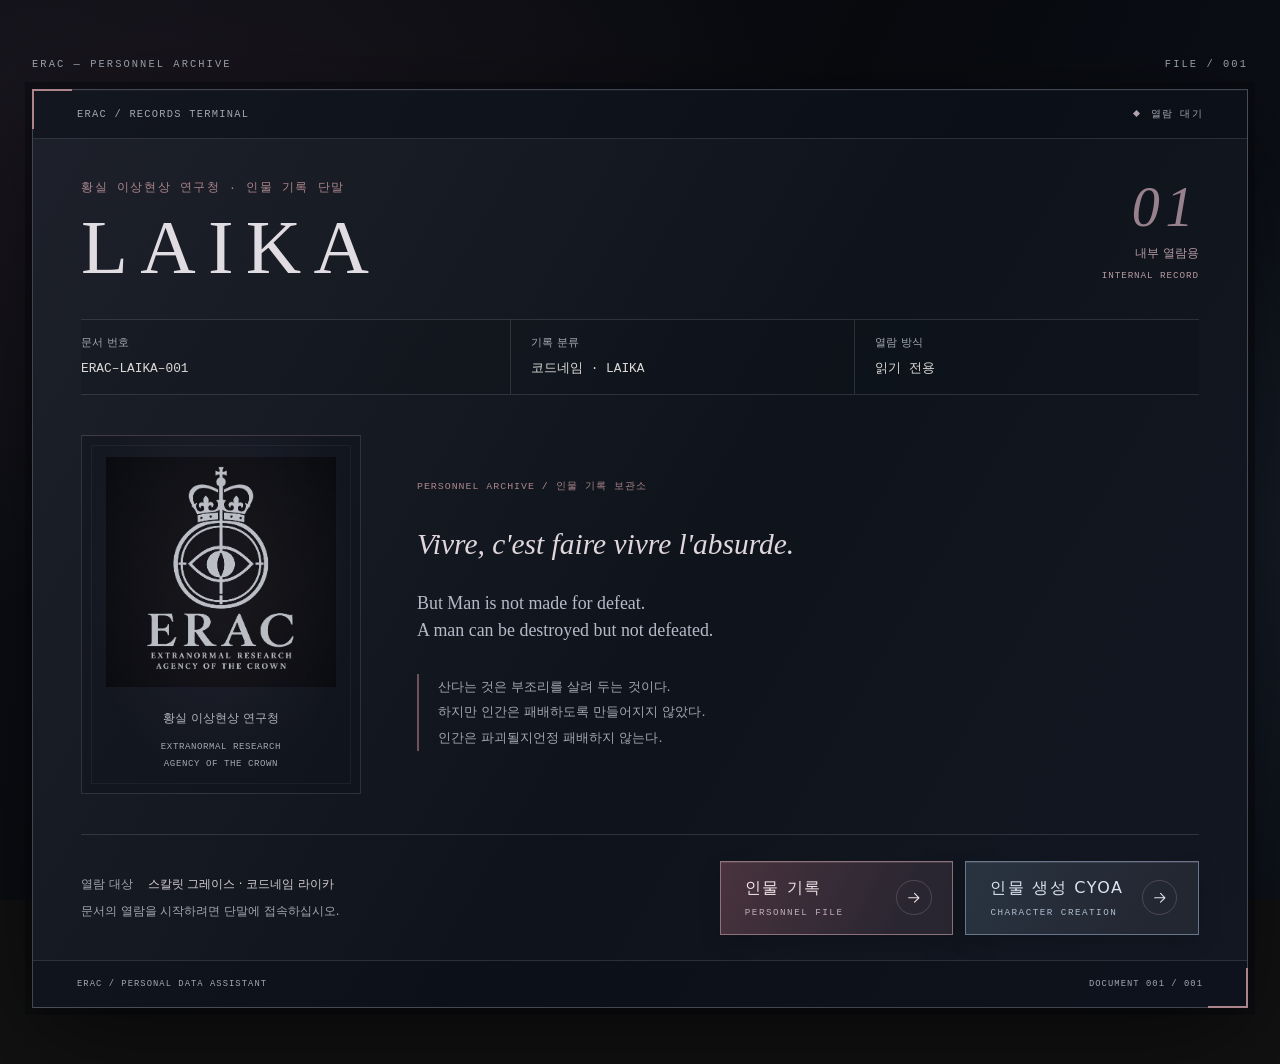
<file: index.html>
<!doctype html>
<html lang="ko">
  <head>
    <meta charset="UTF-8" />
    <meta name="viewport" content="width=device-width, initial-scale=1.0" />
    <meta
      name="description"
      content="스칼릿 그레이스 Scarlet Grace, 코드네임 라이카 Laika — 황실 이상현상 연구청 조사 1팀 팀장 인물 기록."
    />
    <meta name="theme-color" content="#090a0c" />
    <link
      rel="icon"
      type="image/svg+xml"
      href="data:image/svg+xml,%3Csvg xmlns='http://www.w3.org/2000/svg' viewBox='0 0 64 64'%3E%3Crect width='64' height='64' rx='16' fill='%23090a0c'/%3E%3Cpath d='M18 16h10v23h19v9H18Z' fill='%23a4a9b2'/%3E%3C/svg%3E"
    />
    <link rel="stylesheet" href="styles.css?v=archive-2" />
    <title>Laika</title>
    <meta property="og:title" content="Laika" />
    <meta property="og:site_name" content="Laika" />
    <meta name="twitter:title" content="Laika" />
  </head>
  <body class="entry-page">
    <main class="entry-shell">
      <div class="archive-rail" aria-hidden="true"><span>ERAC — PERSONNEL ARCHIVE</span><span>FILE / 001</span></div>
      <section class="pda-document" aria-labelledby="terminal-title">
        <header class="document-bar">
          <span>ERAC / RECORDS TERMINAL</span>
          <span class="document-status"><span aria-hidden="true"></span>열람 대기</span>
        </header>
        <div class="document-heading">
          <div>
            <p class="document-kicker">황실 이상현상 연구청 · 인물 기록 단말</p>
            <h1 id="terminal-title">LAIKA</h1>
          </div>
          <span class="document-stamp"><span class="stamp-number" aria-hidden="true">01</span>내부 열람용<br /><span lang="en">INTERNAL RECORD</span></span>
        </div>
        <dl class="document-metadata">
          <div><dt>문서 번호</dt><dd>ERAC–LAIKA–001</dd></div>
          <div><dt>기록 분류</dt><dd>코드네임 · LAIKA</dd></div>
          <div><dt>열람 방식</dt><dd>읽기 전용</dd></div>
        </dl>
        <div class="document-body">
          <figure class="document-seal">
            <img src="assets/erac/erac-logo-extranormal-v2.png" width="1254" height="1254" alt="ERAC 황실 이상현상 연구청 문장. 왕관 아래 원형 봉인 안의 눈." decoding="async" fetchpriority="high" />
            <figcaption>황실 이상현상 연구청<span lang="en">EXTRANORMAL RESEARCH<br />AGENCY OF THE CROWN</span></figcaption>
          </figure>
          <div class="opening">
        <p class="document-kicker">PERSONNEL ARCHIVE / 인물 기록 보관소</p>
        <blockquote lang="fr">
          <p>Vivre, c'est faire vivre l'absurde.</p>
        </blockquote>
        <blockquote lang="en">
          <p>But Man is not made for defeat.<br />A man can be destroyed but not defeated.</p>
        </blockquote>
        <p class="opening-translation" lang="ko">산다는 것은 부조리를 살려 두는 것이다.<br />하지만 인간은 패배하도록 만들어지지 않았다.<br />인간은 파괴될지언정 패배하지 않는다.</p>
          </div>
        </div>
        <div class="document-access">
          <p class="access-notice">열람 대상 <strong>스칼릿 그레이스 · 코드네임 라이카</strong><span>문서의 열람을 시작하려면 단말에 접속하십시오.</span></p>
        <div class="access-actions">
          <a class="access-button" href="profile.html" aria-label="인물 기록 접속하기">
            <span class="access-copy"><span class="access-label">인물 기록</span><span class="access-caption" aria-hidden="true">PERSONNEL FILE</span></span>
            <span class="access-arrow" aria-hidden="true"><svg viewBox="0 0 24 24" fill="none"><path d="M5 12h14m-6-6 6 6-6 6" stroke="currentColor" stroke-width="1.5" stroke-linecap="round" stroke-linejoin="round" /></svg></span>
          </a>
          <a class="access-button access-button-secondary" href="cyoa.html" aria-label="세계관 인물 생성 CYOA 시작하기">
            <span class="access-copy"><span class="access-label">인물 생성 CYOA</span><span class="access-caption" aria-hidden="true">CHARACTER CREATION</span></span>
            <span class="access-arrow" aria-hidden="true"><svg viewBox="0 0 24 24" fill="none"><path d="M5 12h14m-6-6 6 6-6 6" stroke="currentColor" stroke-width="1.5" stroke-linecap="round" stroke-linejoin="round" /></svg></span>
          </a>
        </div>
        </div>
        <div class="document-end"><span>ERAC / PERSONAL DATA ASSISTANT</span><span>DOCUMENT 001 <span aria-hidden="true">/</span> 001</span></div>
      </section>
    </main>
  </body>
</html>
</file>
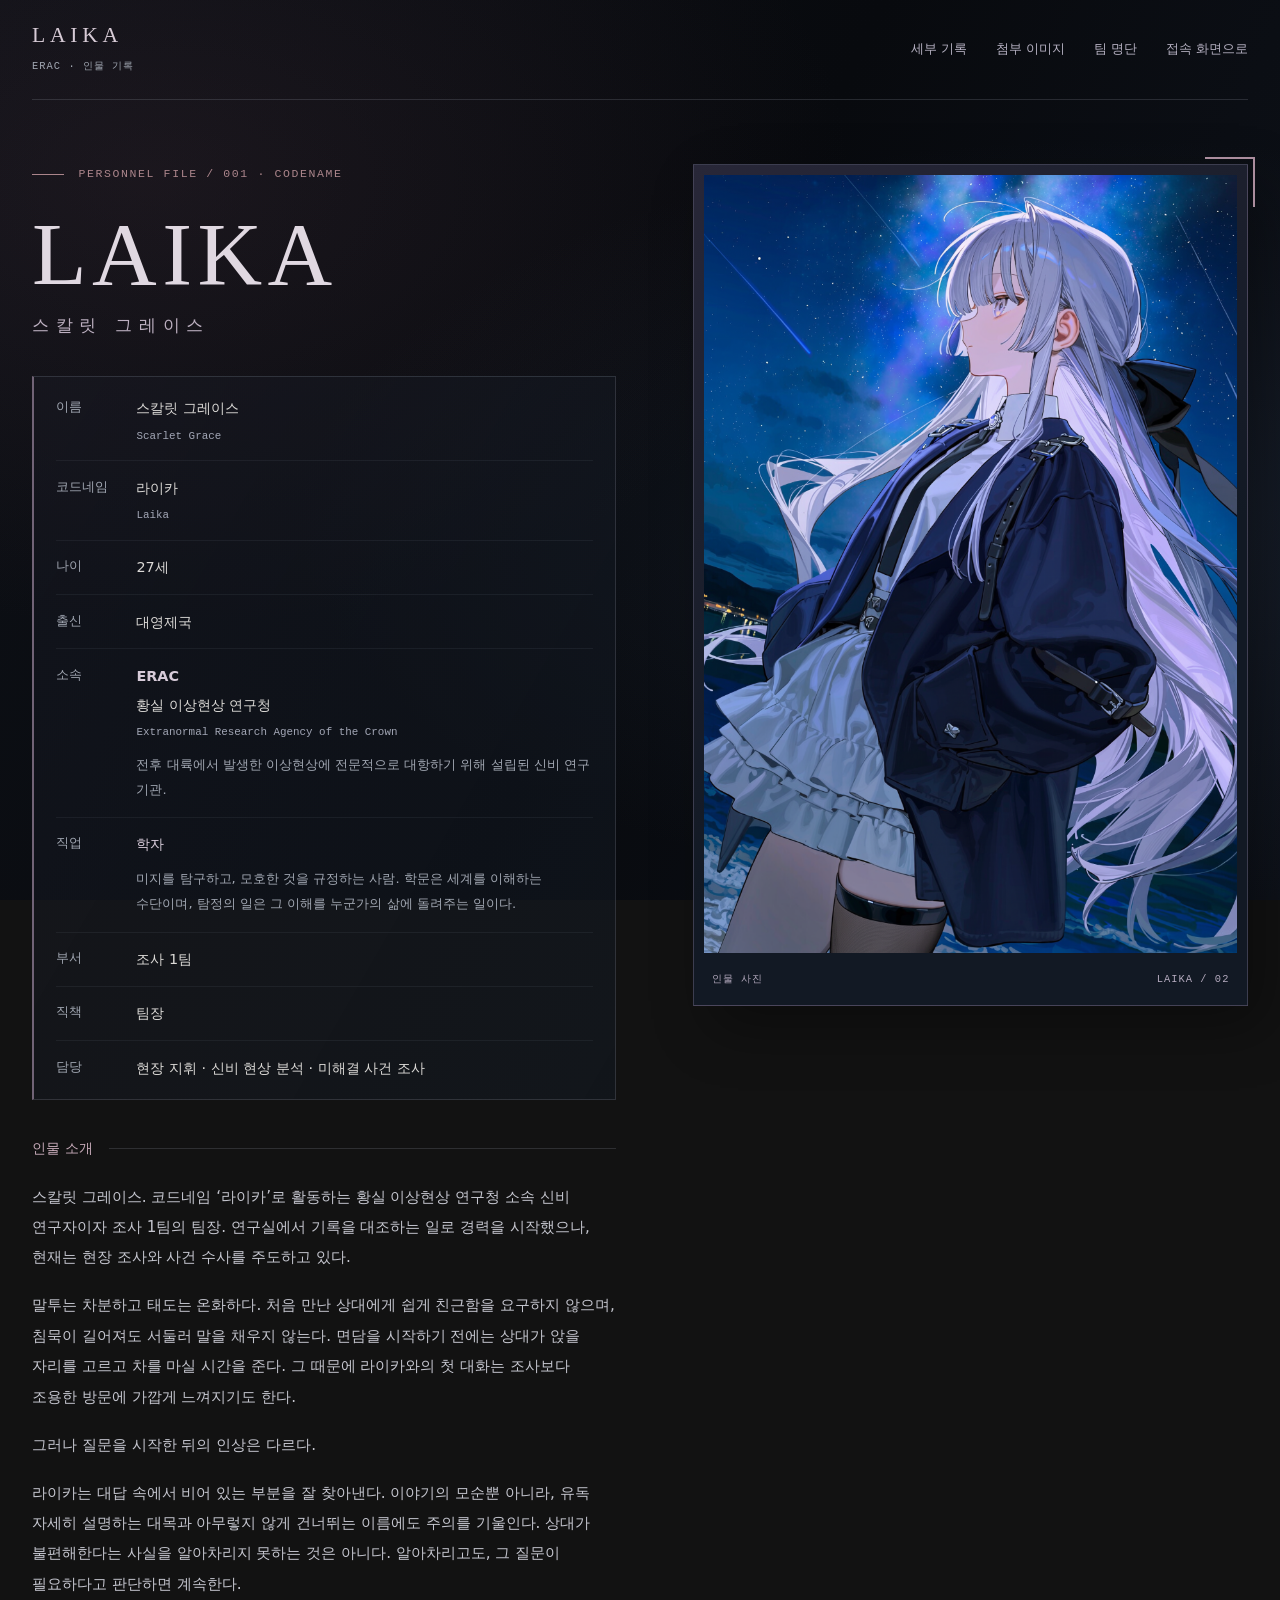
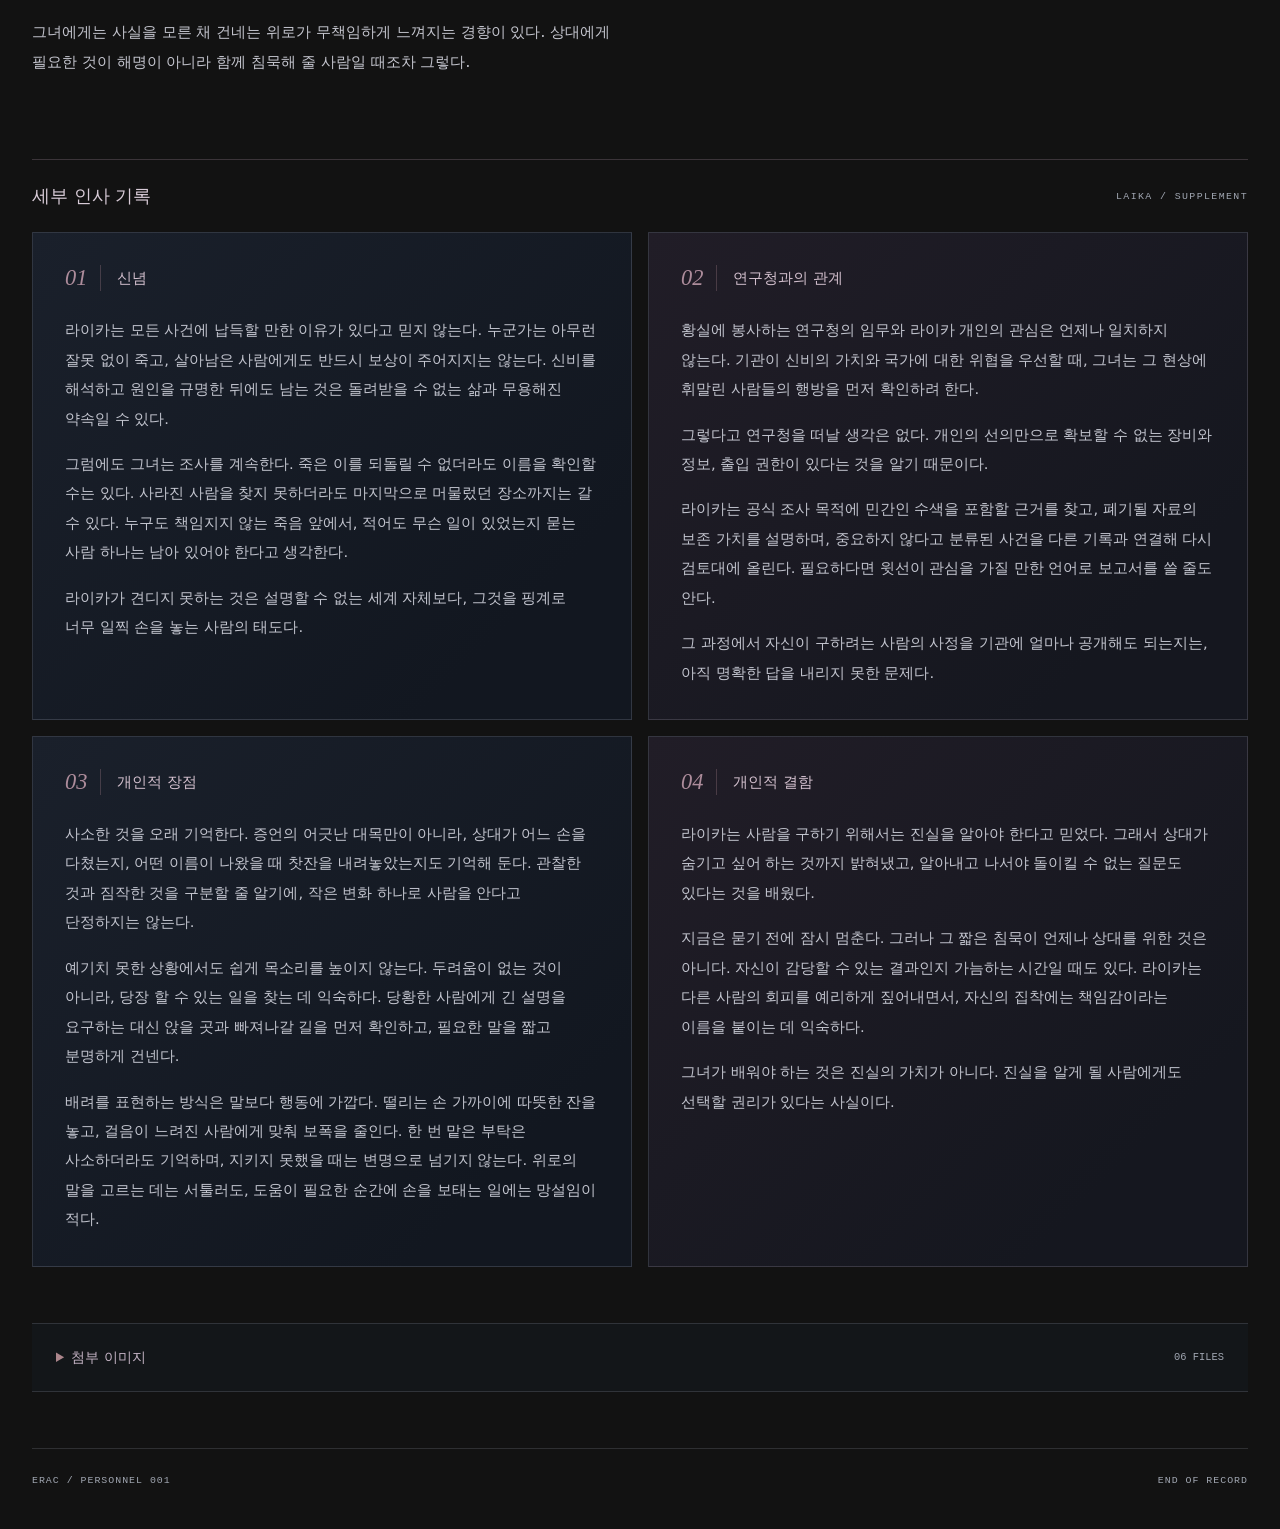
<file: characters.html>
<!doctype html>
<html lang="ko">
  <head>
    <meta charset="UTF-8" />
    <meta name="viewport" content="width=device-width, initial-scale=1.0" />
    <meta http-equiv="refresh" content="0; url=profile.html" />
    <meta name="robots" content="noindex" />
    <link rel="stylesheet" href="styles.css?v=archive-2" />
    <title>라이카 · 인물 기록</title>
  </head>
  <body><main class="shell"><p class="empty-record">라이카 인물 기록으로 이동합니다. <a href="profile.html">기록 열기</a></p></main></body>
</html>
</file>
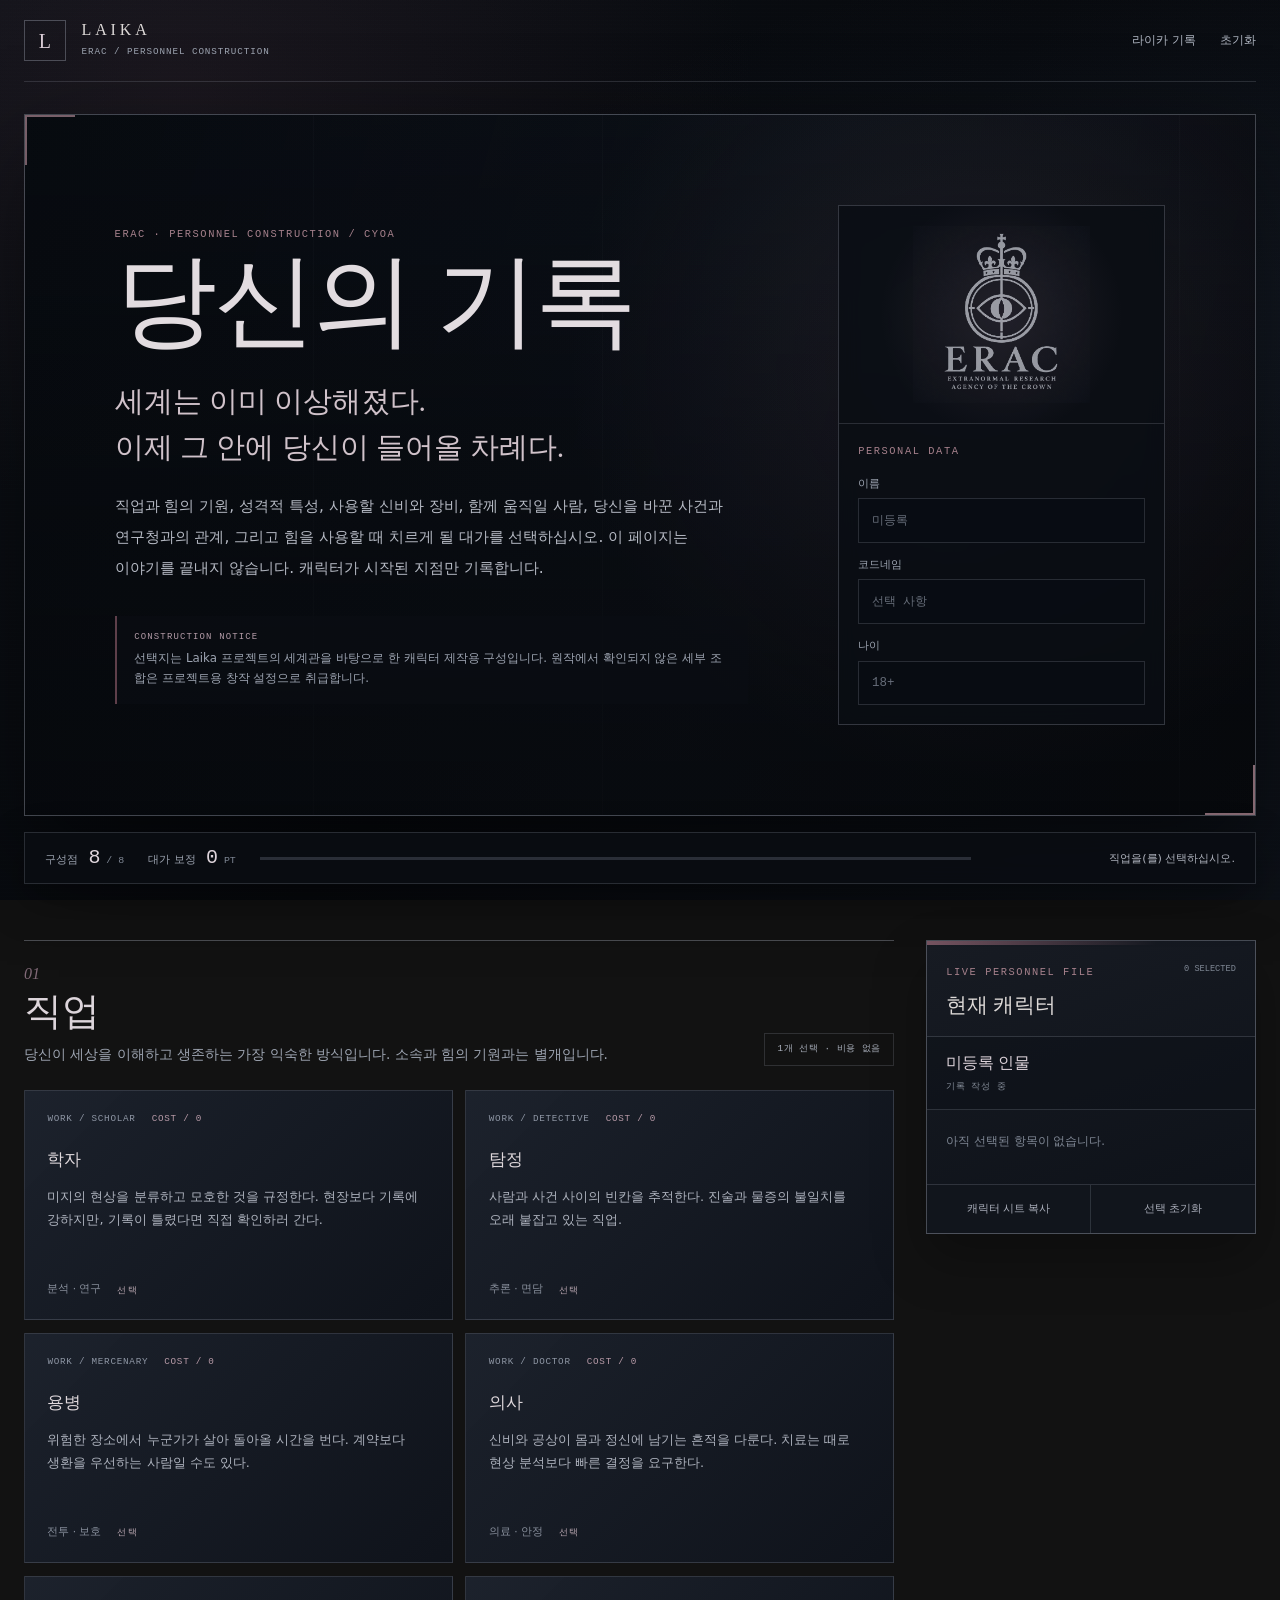
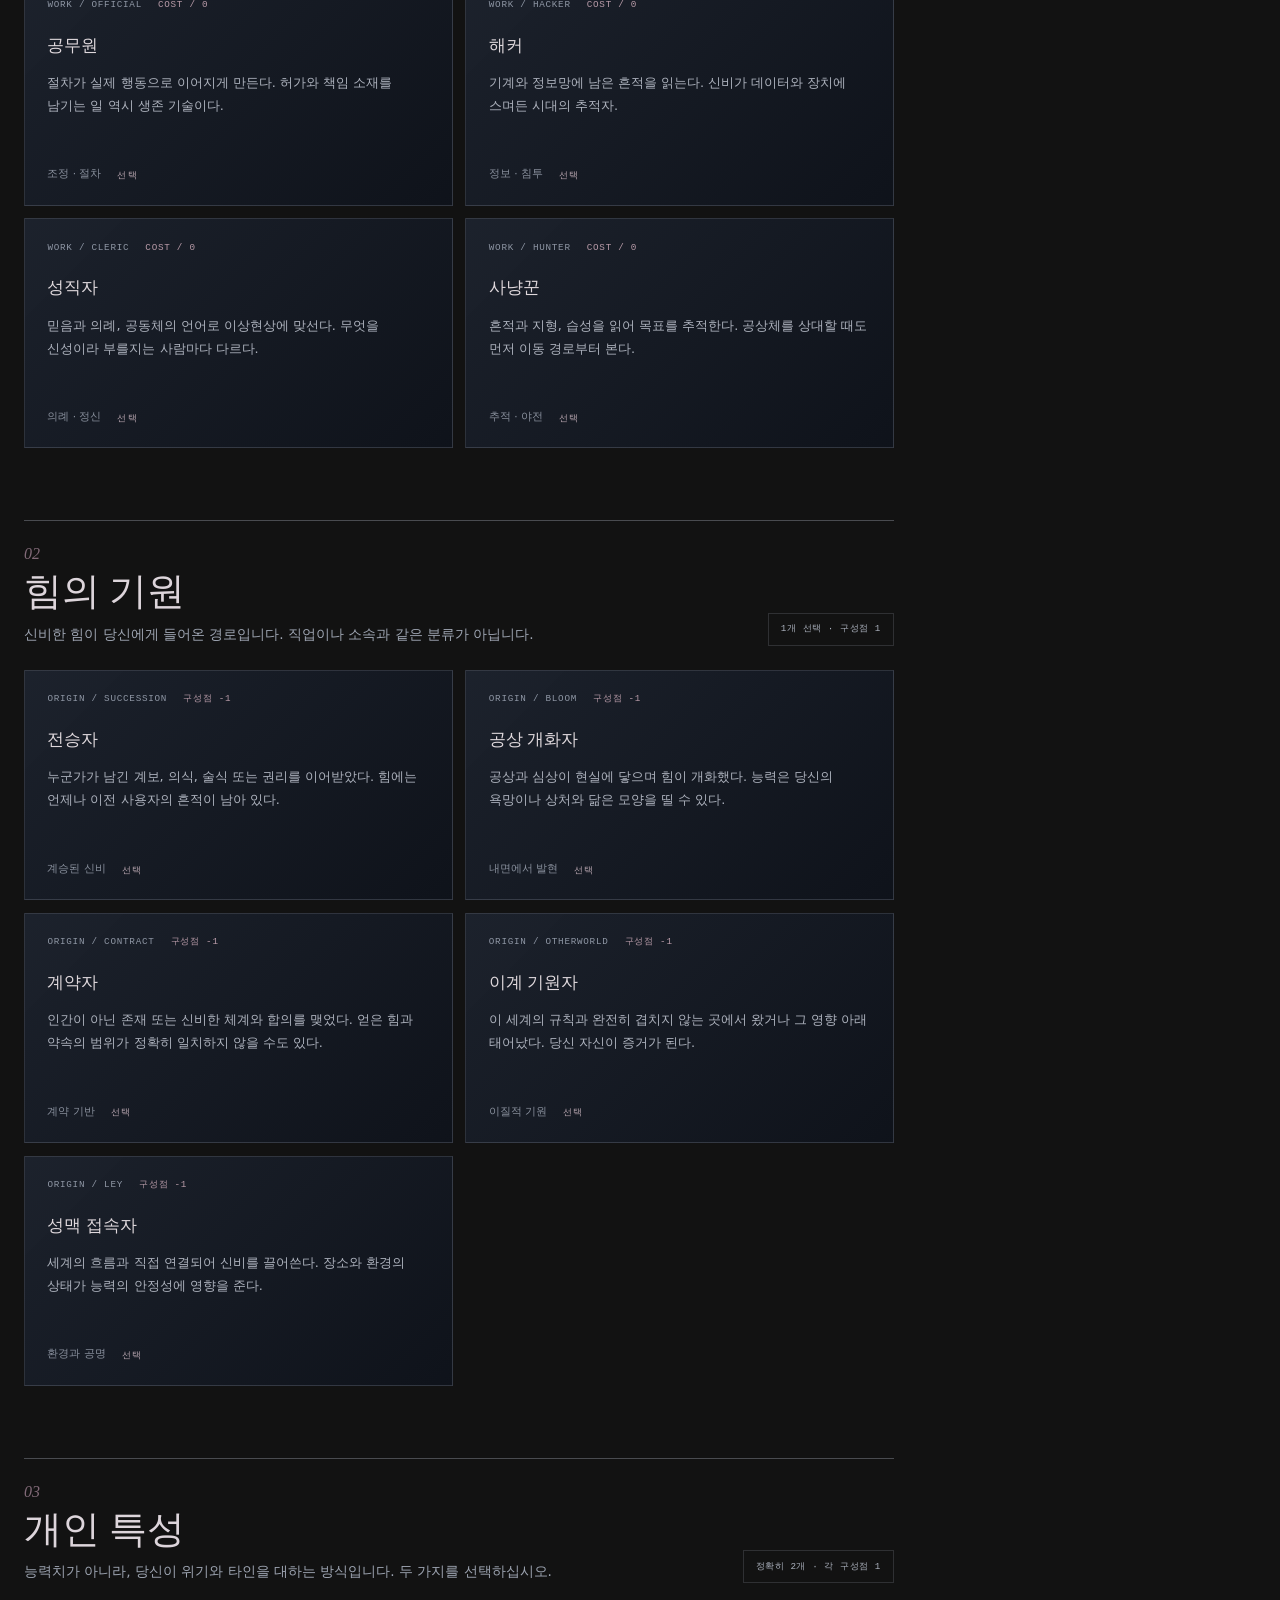
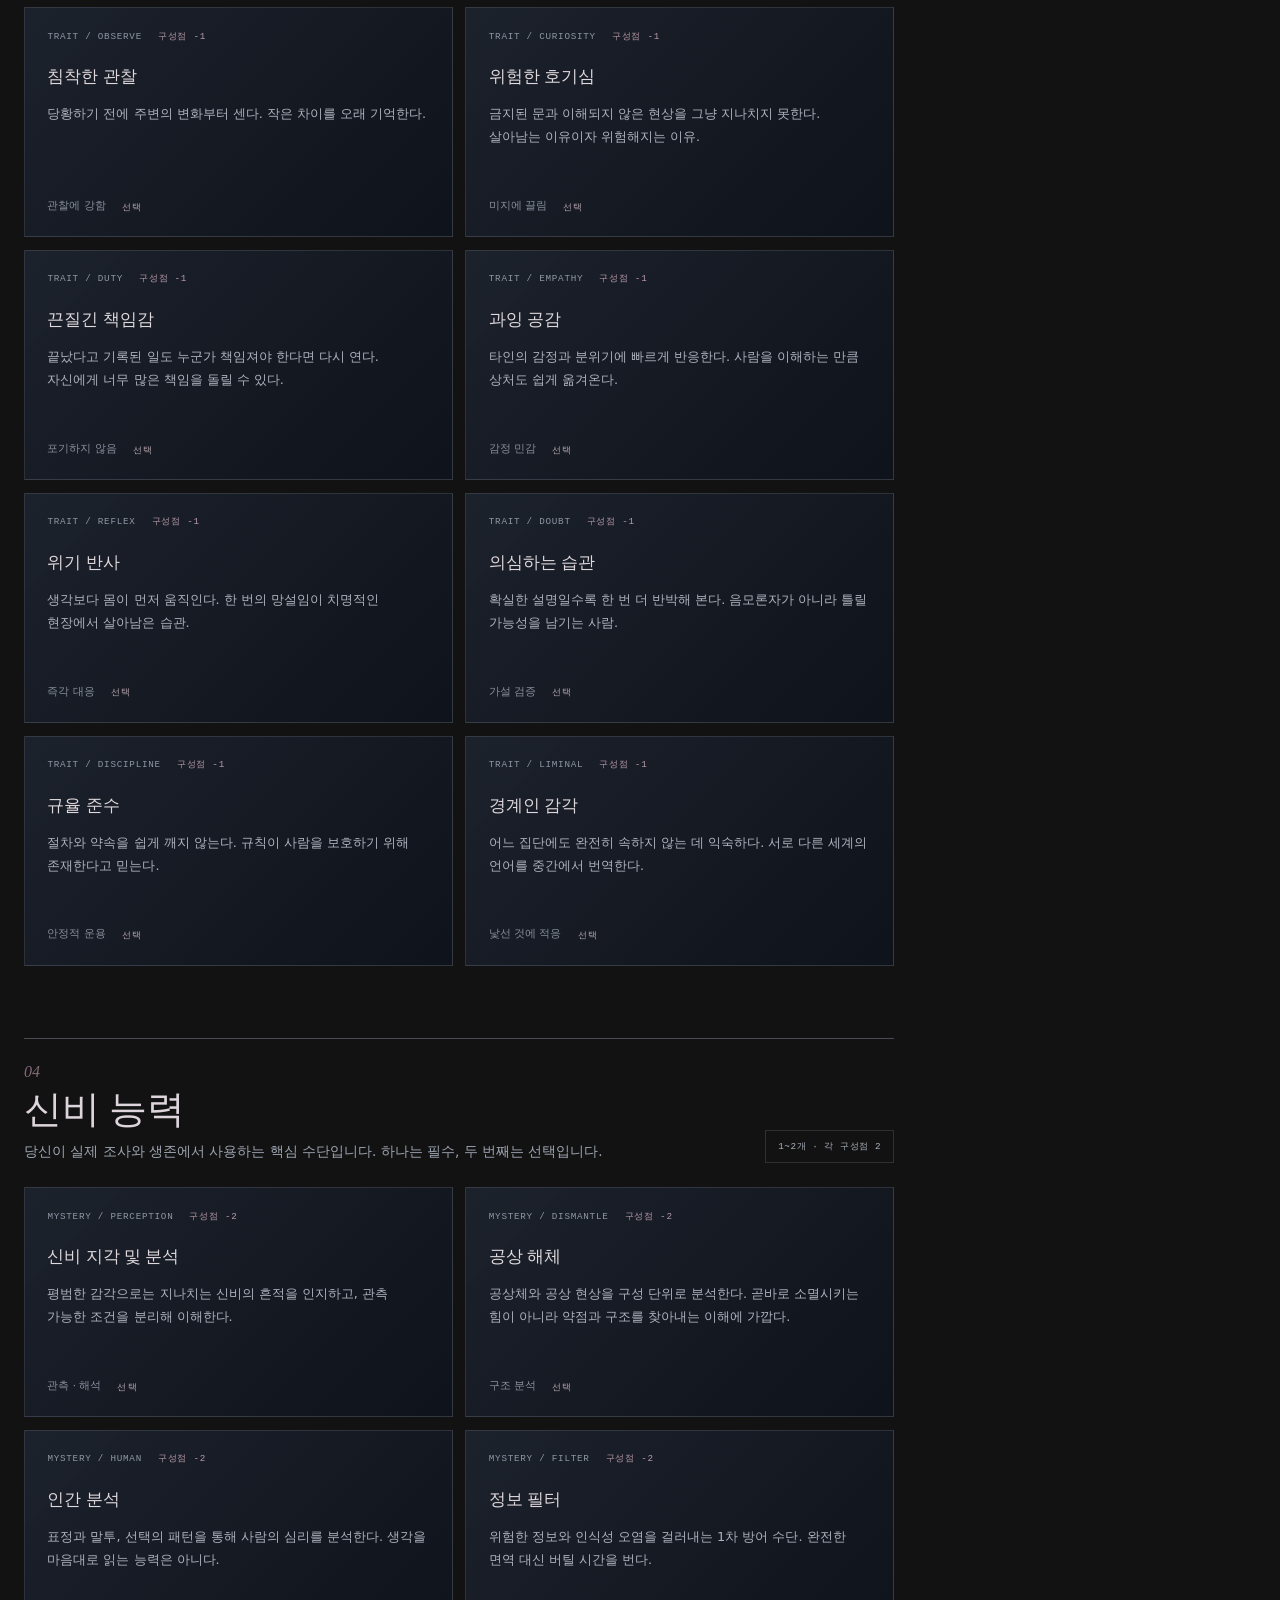
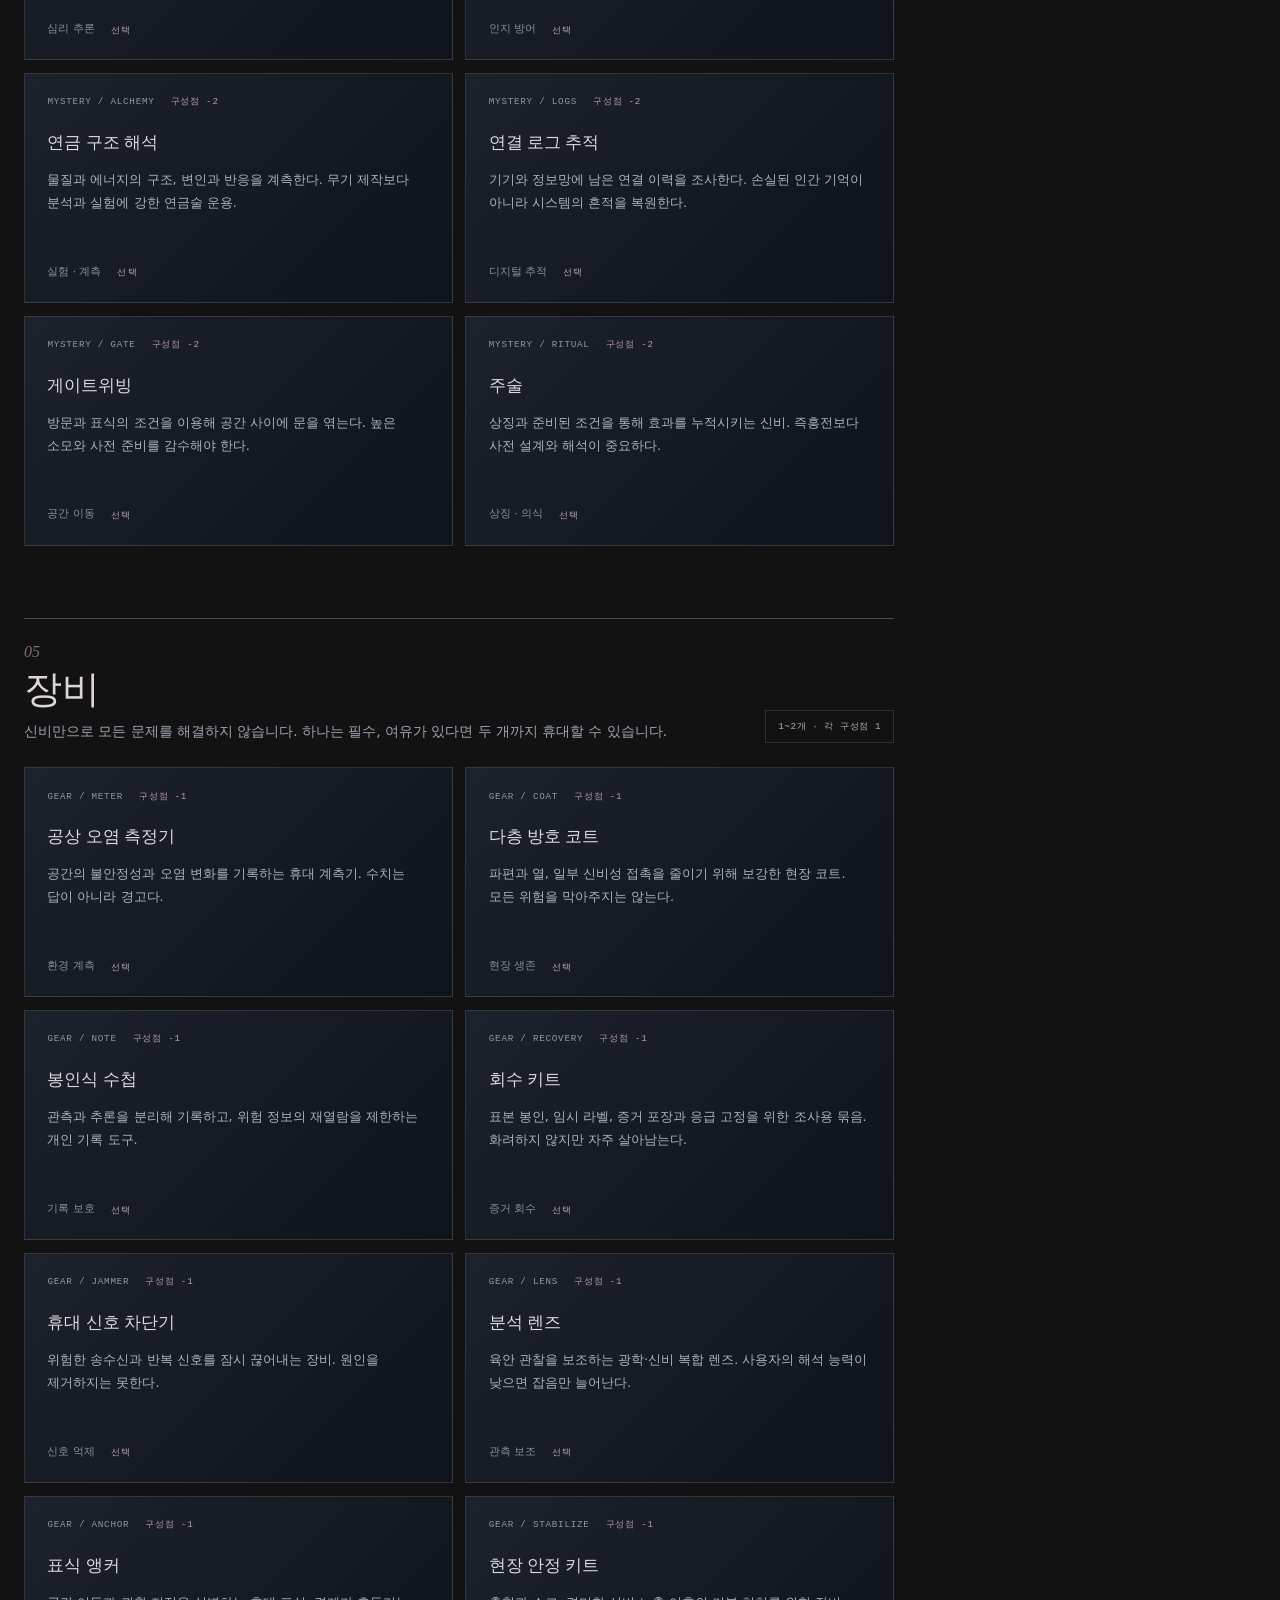
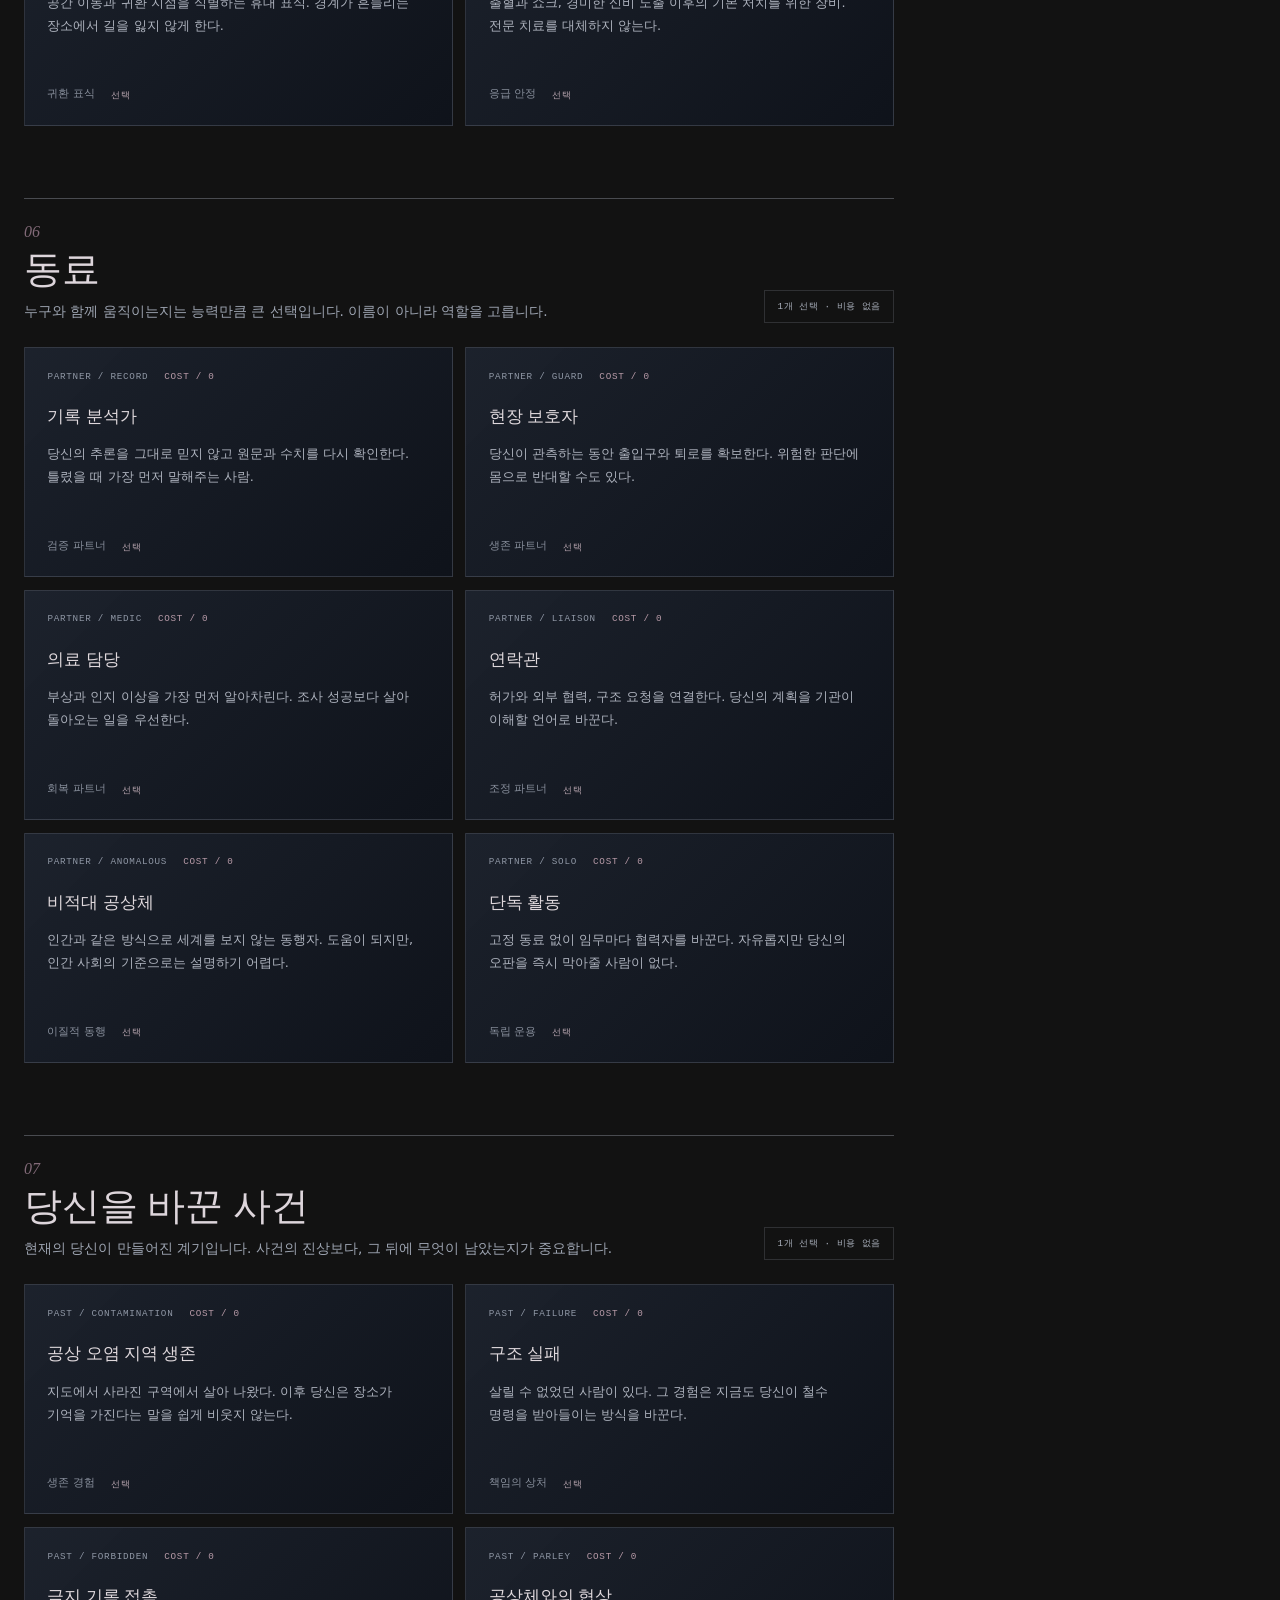
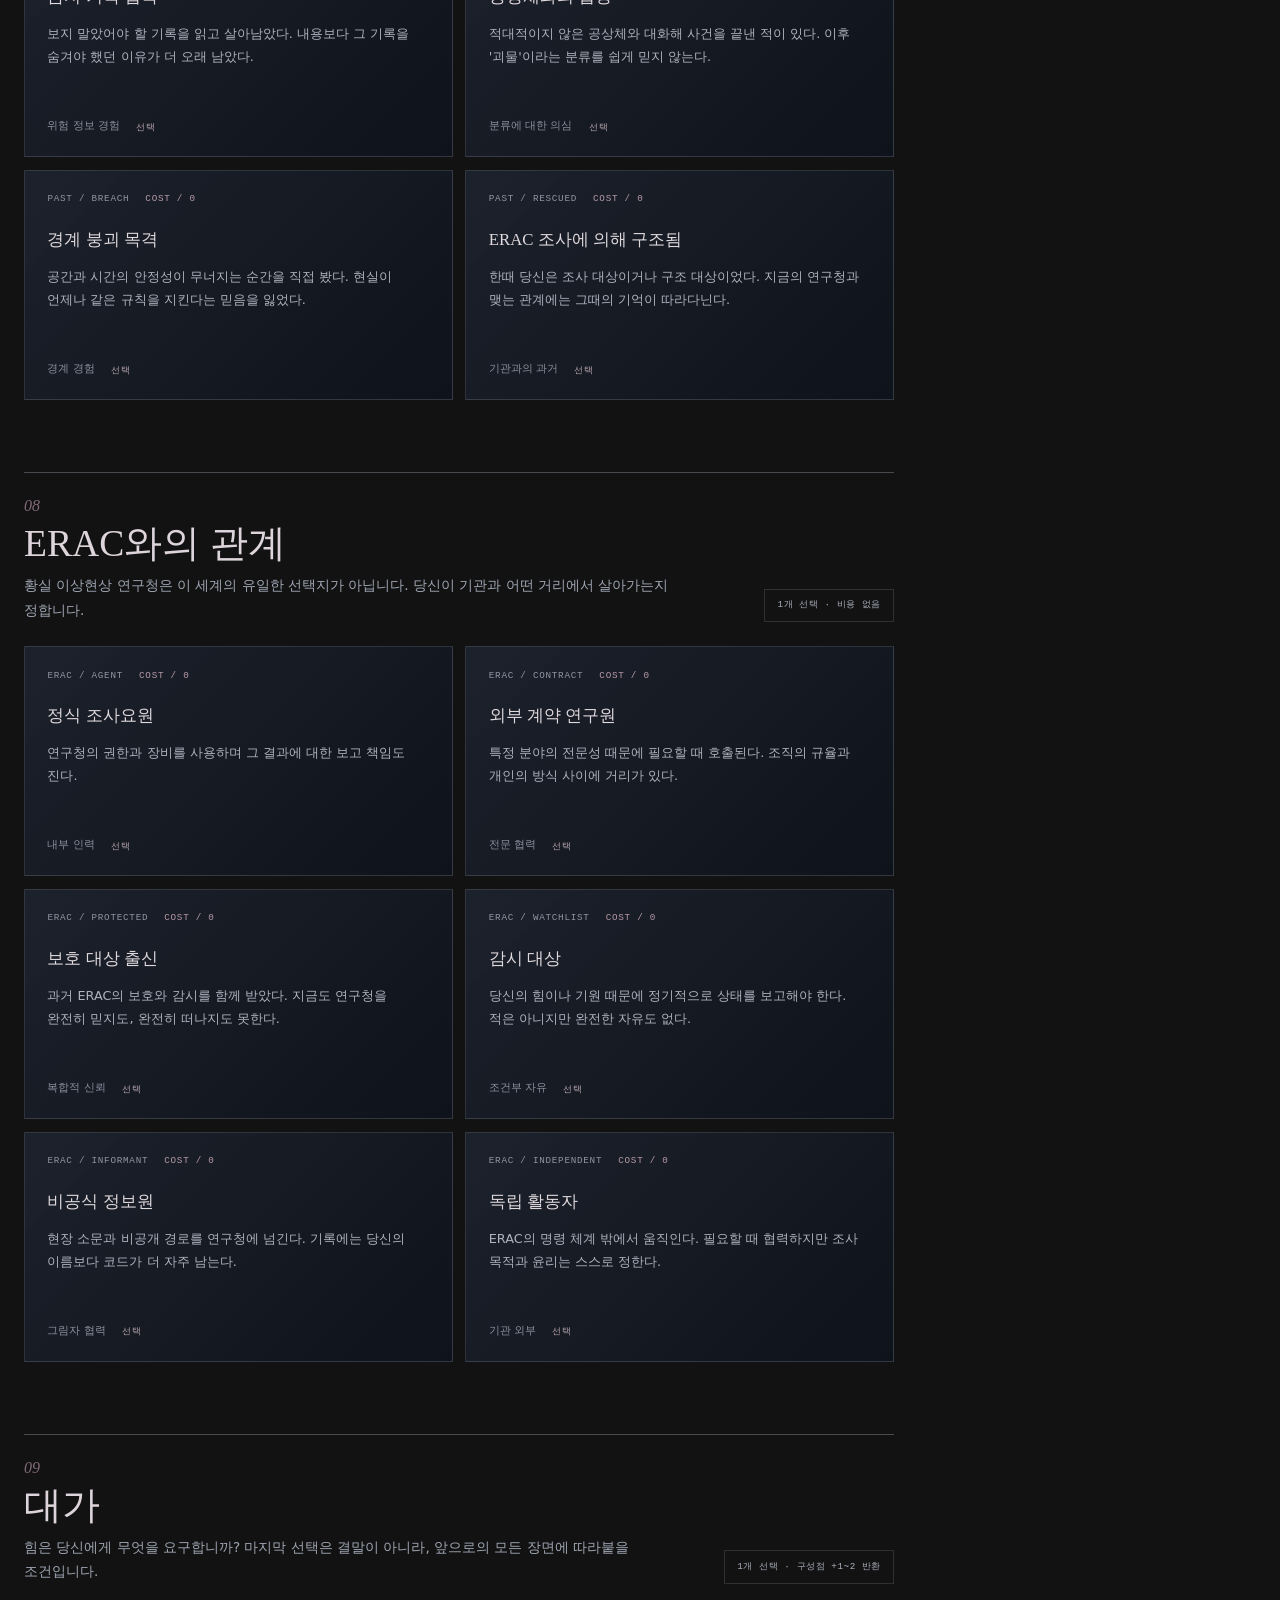
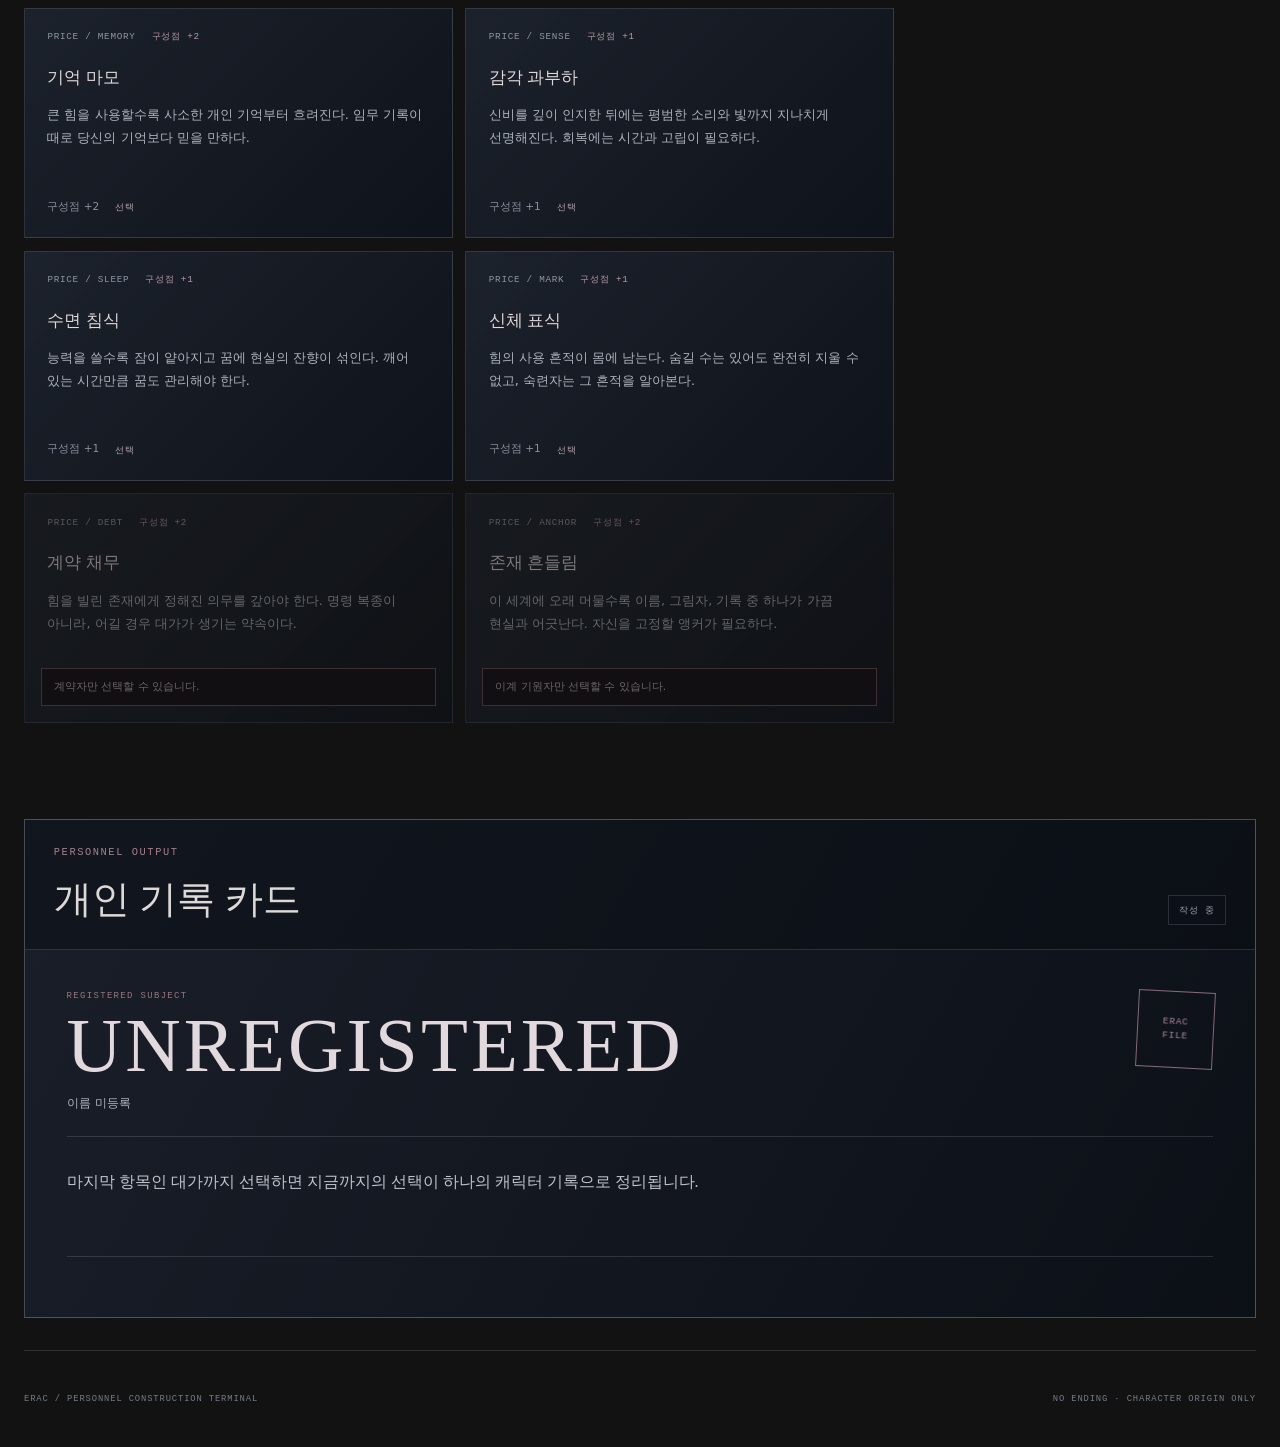
<file: cyoa.html>
<!doctype html>
<html lang="ko">
  <head>
    <meta charset="UTF-8" />
    <meta name="viewport" content="width=device-width, initial-scale=1.0" />
    <meta
      name="description"
      content="Laika 세계관 CYOA — 직업, 힘의 기원, 특성, 신비 능력, 장비, 동료, 과거 사건, 관계와 대가를 선택해 나만의 인물을 만드는 기록 단말."
    />
    <meta name="theme-color" content="#090a0c" />
    <link
      rel="icon"
      type="image/svg+xml"
      href="data:image/svg+xml,%3Csvg xmlns='http://www.w3.org/2000/svg' viewBox='0 0 64 64'%3E%3Crect width='64' height='64' rx='16' fill='%23090a0c'/%3E%3Cpath d='M18 16h10v23h19v9H18Z' fill='%23a4a9b2'/%3E%3C/svg%3E"
    />
    <link rel="stylesheet" href="cyoa.css?v=2" />
    <script src="cyoa.js?v=2" defer></script>
    <title>인물 생성 기록 · Laika CYOA</title>
  </head>
  <body>
    <a class="skip-link" href="#choice-sections">선택 항목으로 건너뛰기</a>

    <header class="terminal-header">
      <a class="terminal-brand" href="./" aria-label="라이카 접속 화면으로">
        <span class="terminal-brand-mark">L</span>
        <span>
          <strong>LAIKA</strong>
          <small>ERAC / PERSONNEL CONSTRUCTION</small>
        </span>
      </a>
      <nav aria-label="보조 메뉴">
        <a href="profile.html">라이카 기록</a>
        <button id="reset-top" class="text-button" type="button">초기화</button>
      </nav>
    </header>

    <main>
      <section class="hero character-hero" aria-labelledby="page-title">
        <div class="hero-backdrop" aria-hidden="true"></div>
        <div class="hero-copy">
          <p class="kicker">ERAC · PERSONNEL CONSTRUCTION / CYOA</p>
          <h1 id="page-title">당신의 기록</h1>
          <p class="hero-lead">
            세계는 이미 이상해졌다.<br />
            이제 그 안에 당신이 들어올 차례다.
          </p>
          <p class="hero-description">
            직업과 힘의 기원, 성격적 특성, 사용할 신비와 장비, 함께 움직일 사람,
            당신을 바꾼 사건과 연구청과의 관계, 그리고 힘을 사용할 때 치르게 될 대가를 선택하십시오.
            이 페이지는 이야기를 끝내지 않습니다. 캐릭터가 시작된 지점만 기록합니다.
          </p>
          <div class="hero-notice">
            <span>CONSTRUCTION NOTICE</span>
            <p>
              선택지는 Laika 프로젝트의 세계관을 바탕으로 한 캐릭터 제작용 구성입니다.
              원작에서 확인되지 않은 세부 조합은 프로젝트용 창작 설정으로 취급합니다.
            </p>
          </div>
        </div>

        <aside class="hero-card identity-card" aria-labelledby="identity-title">
          <div class="seal-frame">
            <img
              src="assets/erac/erac-logo-extranormal-v2.png"
              width="1254"
              height="1254"
              alt=""
              decoding="async"
            />
          </div>
          <div class="identity-fields">
            <p class="kicker" id="identity-title">PERSONAL DATA</p>
            <label>
              <span>이름</span>
              <input id="character-name" type="text" maxlength="30" placeholder="미등록" autocomplete="off" />
            </label>
            <label>
              <span>코드네임</span>
              <input id="character-codename" type="text" maxlength="24" placeholder="선택 사항" autocomplete="off" />
            </label>
            <label>
              <span>나이</span>
              <input id="character-age" type="number" min="18" max="120" inputmode="numeric" placeholder="18+" />
            </label>
          </div>
        </aside>
      </section>

      <section class="status-console" aria-label="현재 캐릭터 구성 상태">
        <div class="status-primary">
          <span class="status-label">구성점</span>
          <strong><span id="resource-value">8</span><small id="resource-total"> / 8</small></strong>
        </div>
        <div class="status-primary">
          <span class="status-label">대가 보정</span>
          <strong><span id="refund-value">0</span><small> PT</small></strong>
        </div>
        <div class="status-progress" aria-hidden="true">
          <span id="progress-bar"></span>
        </div>
        <p id="status-message" role="status" aria-live="polite">직업을 선택하십시오.</p>
      </section>

      <div class="play-layout">
        <div id="choice-sections" class="choice-sections"></div>

        <aside class="selection-dossier" aria-labelledby="selection-title">
          <div class="dossier-topline">
            <p class="kicker">LIVE PERSONNEL FILE</p>
            <span id="selection-count">0 SELECTED</span>
          </div>
          <h2 id="selection-title">현재 캐릭터</h2>
          <div class="mini-identity" id="mini-identity">
            <strong>미등록 인물</strong>
            <span>기록 작성 중</span>
          </div>
          <div id="selection-summary" class="selection-summary">
            <p class="empty-state">아직 선택된 항목이 없습니다.</p>
          </div>
          <div class="dossier-actions">
            <button id="copy-report" class="secondary-action" type="button">캐릭터 시트 복사</button>
            <button id="reset-side" class="secondary-action" type="button">선택 초기화</button>
          </div>
        </aside>
      </div>

      <section id="result-panel" class="result-panel character-result" aria-labelledby="result-title">
        <div class="result-heading">
          <div>
            <p class="kicker">PERSONNEL OUTPUT</p>
            <h2 id="result-title">개인 기록 카드</h2>
          </div>
          <span id="result-state">작성 중</span>
        </div>
        <div class="character-sheet">
          <div class="character-sheet-heading">
            <div>
              <span class="sheet-label">REGISTERED SUBJECT</span>
              <strong id="sheet-codename">UNREGISTERED</strong>
              <p id="sheet-name">이름 미등록</p>
            </div>
            <div class="sheet-seal" aria-hidden="true">ERAC<br />FILE</div>
          </div>
          <p id="result-summary">
            마지막 항목인 대가까지 선택하면 지금까지의 선택이 하나의 캐릭터 기록으로 정리됩니다.
          </p>
          <div id="result-records" class="result-records"></div>
          <ul id="result-notes"></ul>
        </div>
      </section>
    </main>

    <footer>
      <span>ERAC / PERSONNEL CONSTRUCTION TERMINAL</span>
      <span>NO ENDING · CHARACTER ORIGIN ONLY</span>
    </footer>

    <template id="choice-template">
      <button class="choice-card" type="button">
        <span class="choice-meta">
          <span class="choice-code"></span>
          <span class="choice-cost"></span>
        </span>
        <strong class="choice-title"></strong>
        <span class="choice-body"></span>
        <span class="choice-footer">
          <span class="choice-effect"></span>
          <span class="choice-state">선택</span>
        </span>
        <span class="choice-lock"></span>
      </button>
    </template>
  </body>
</html>
</file>
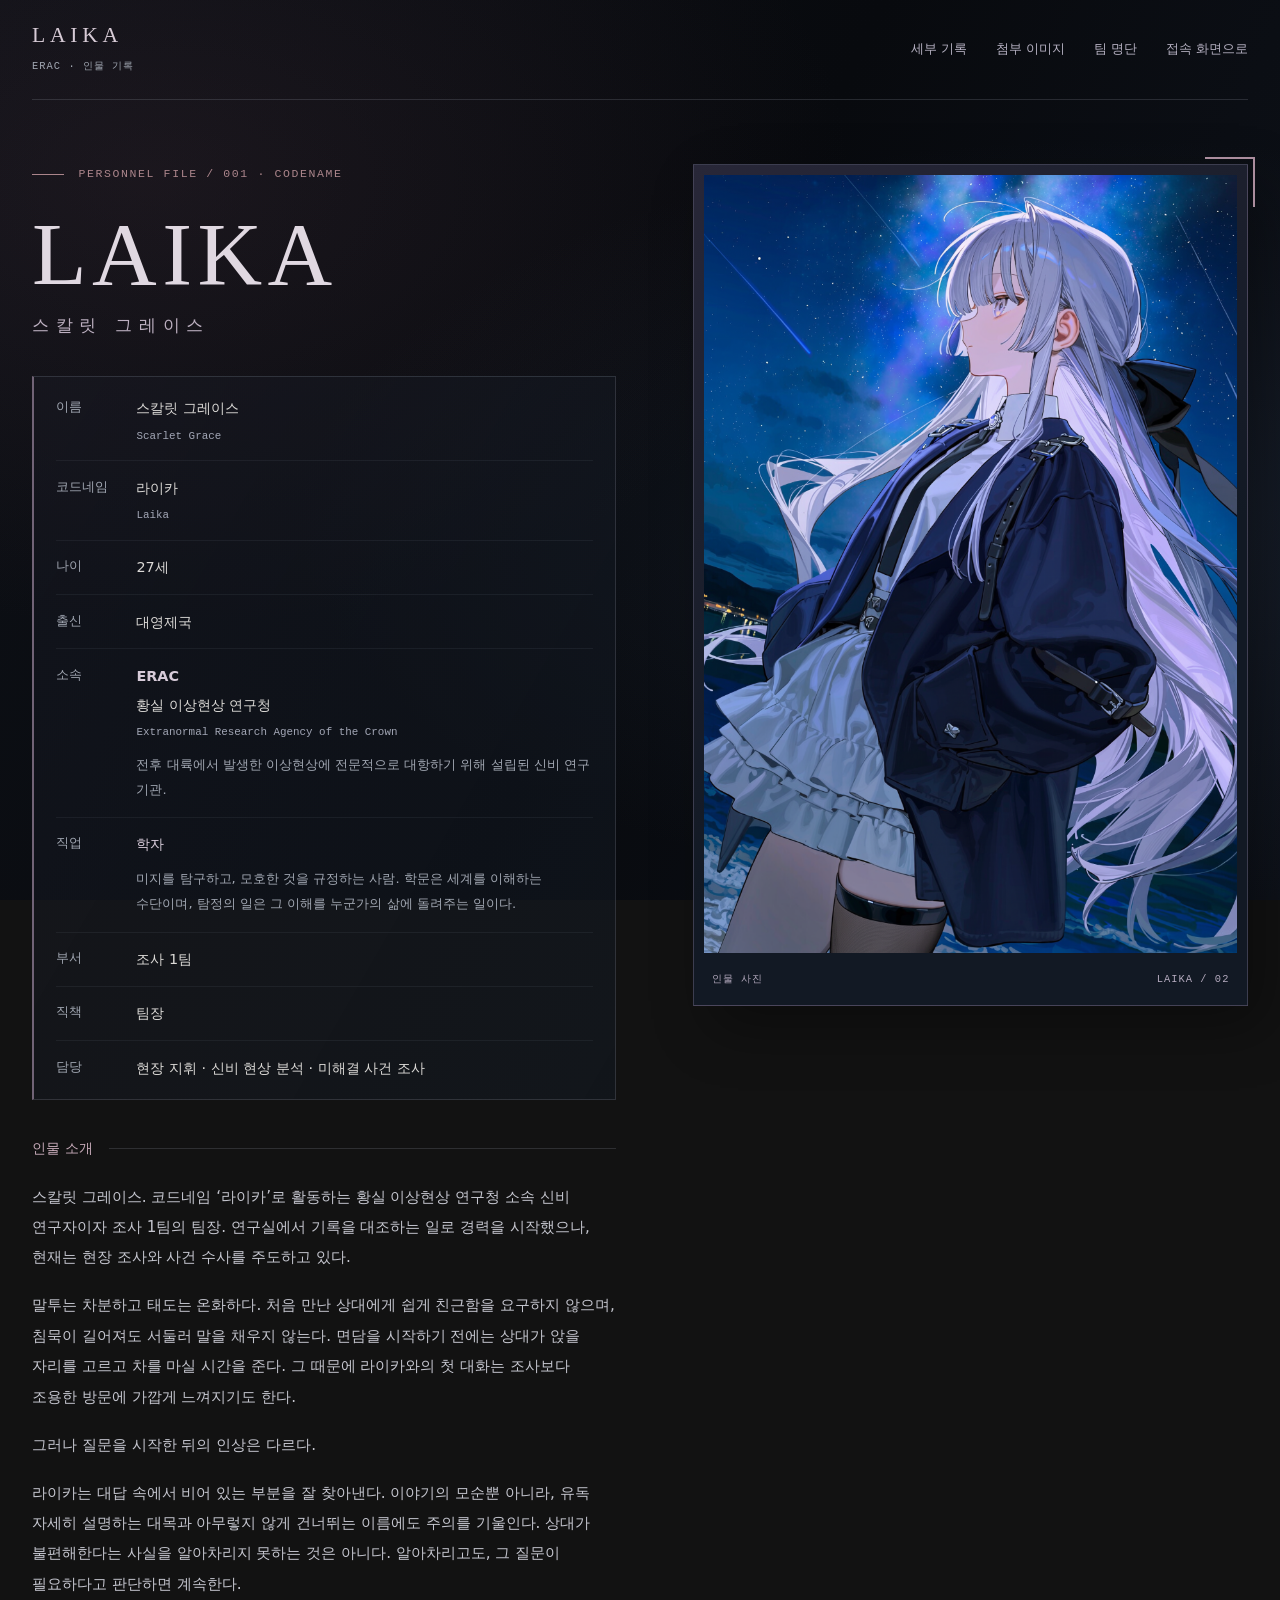
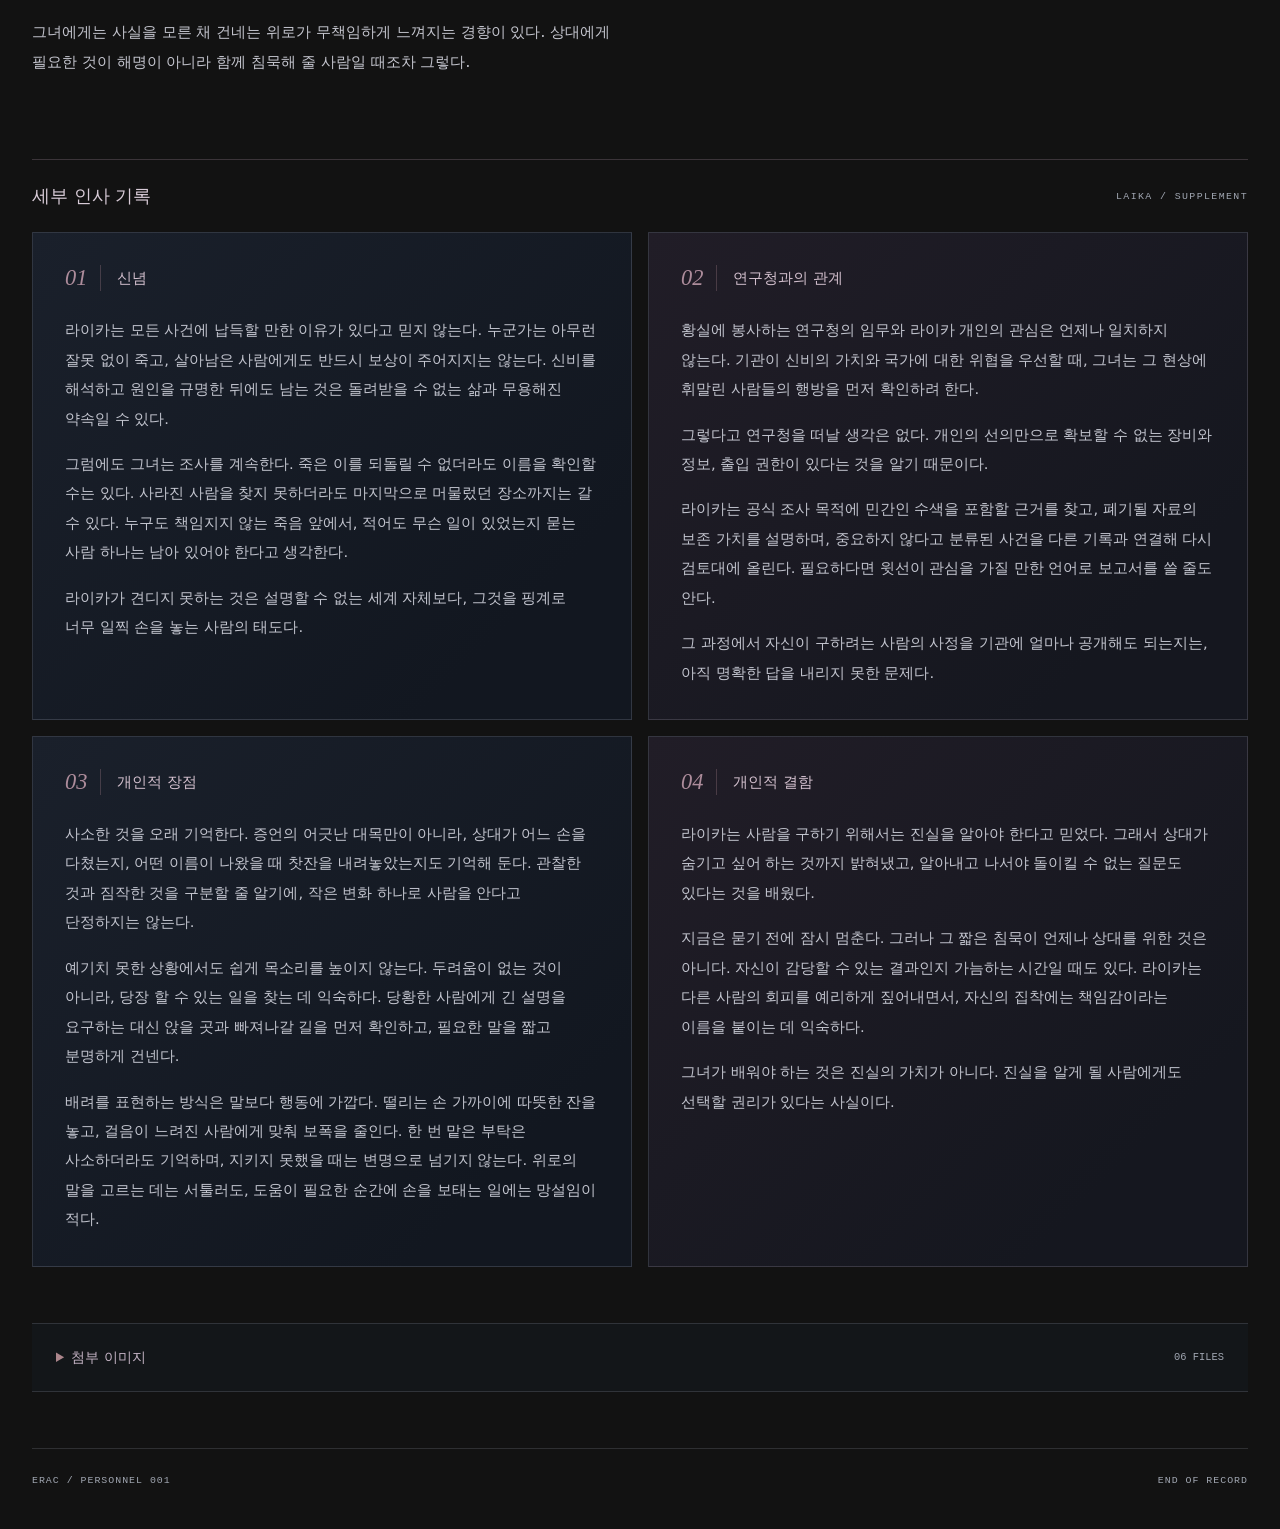
<file: profile.html>
<!doctype html>
<html lang="ko">
  <head>
    <meta charset="UTF-8" />
    <meta name="viewport" content="width=device-width, initial-scale=1.0" />
    <meta
      name="description"
      content="스칼릿 그레이스 Scarlet Grace — 코드네임 라이카 Laika · ERAC 조사 1팀 팀장"
    />
    <meta name="theme-color" content="#090a0c" />
    <link
      rel="icon"
      type="image/svg+xml"
      href="data:image/svg+xml,%3Csvg xmlns='http://www.w3.org/2000/svg' viewBox='0 0 64 64'%3E%3Crect width='64' height='64' rx='16' fill='%23090a0c'/%3E%3Cpath d='M18 16h10v23h19v9H18Z' fill='%23a4a9b2'/%3E%3C/svg%3E"
    />
    <link rel="stylesheet" href="styles.css?v=archive-2" />
    <title>스칼릿 그레이스 · Laika 인물 기록</title>
  </head>
  <body class="profile-page">
    <main class="shell">
      <header class="topbar" aria-label="라이카 인물 기록">
        <a class="brand" href="./" aria-label="라이카 접속 화면으로 돌아가기">LAIKA<span class="brand-subtitle">ERAC · 인물 기록</span></a>
        <nav class="header-nav" aria-label="주 메뉴">
          <a class="exit-link" href="#personnel-detail">세부 기록</a>
          <a class="exit-link" href="#attachments">첨부 이미지</a>
          <a class="exit-link" href="https://castorice-sa.github.io/Team01-Roster/">팀 명단</a>
          <a class="exit-link" href="./">접속 화면으로</a>
        </nav>
      </header>

      <section class="intro" id="profile" aria-labelledby="intro-title" tabindex="-1">
        <div class="intro-copy">
          <p class="eyebrow">PERSONNEL FILE / 001 · CODENAME</p>
          <h1 id="intro-title">LAIKA</h1>
          <p class="character-name">스칼릿 그레이스</p>
          <dl class="record-fields">
            <div><dt>이름</dt><dd id="record-name">스칼릿 그레이스<span class="field-meta" lang="en">Scarlet Grace</span></dd></div>
            <div><dt>코드네임</dt><dd id="record-codename">라이카<span class="field-meta" lang="en">Laika</span></dd></div>
            <div><dt>나이</dt><dd id="record-age">27세</dd></div>
            <div><dt>출신</dt><dd id="record-origin">대영제국</dd></div>
            <div>
              <dt>소속</dt>
              <dd>
                <strong class="field-title">ERAC</strong>
                <span class="field-subtitle">황실 이상현상 연구청</span>
                <span class="field-meta" lang="en">Extranormal Research Agency of the Crown</span>
                <p class="field-description">전후 대륙에서 발생한 이상현상에 전문적으로 대항하기 위해 설립된 신비 연구 기관.</p>
              </dd>
            </div>
            <div>
              <dt>직업</dt>
              <dd>
                <strong class="field-title" id="occupation-name">학자</strong>
                <p class="field-description" id="occupation-description">미지를 탐구하고, 모호한 것을 규정하는 사람. 학문은 세계를 이해하는 수단이며, 탐정의 일은 그 이해를 누군가의 삶에 돌려주는 일이다.</p>
              </dd>
            </div>
            <div><dt>부서</dt><dd>조사 1팀</dd></div>
            <div><dt>직책</dt><dd id="record-role">팀장</dd></div>
            <div><dt>담당</dt><dd id="record-specialty">현장 지휘 · 신비 현상 분석 · 미해결 사건 조사</dd></div>
          </dl>
          <div class="profile-bio">
            <h2>인물 소개</h2>
            <div id="bio-text">
              <p>스칼릿 그레이스. 코드네임 ‘라이카’로 활동하는 황실 이상현상 연구청 소속 신비 연구자이자 조사 1팀의 팀장. 연구실에서 기록을 대조하는 일로 경력을 시작했으나, 현재는 현장 조사와 사건 수사를 주도하고 있다.</p>
              <p>말투는 차분하고 태도는 온화하다. 처음 만난 상대에게 쉽게 친근함을 요구하지 않으며, 침묵이 길어져도 서둘러 말을 채우지 않는다. 면담을 시작하기 전에는 상대가 앉을 자리를 고르고 차를 마실 시간을 준다. 그 때문에 라이카와의 첫 대화는 조사보다 조용한 방문에 가깝게 느껴지기도 한다.</p>
              <p>그러나 질문을 시작한 뒤의 인상은 다르다.</p>
              <p>라이카는 대답 속에서 비어 있는 부분을 잘 찾아낸다. 이야기의 모순뿐 아니라, 유독 자세히 설명하는 대목과 아무렇지 않게 건너뛰는 이름에도 주의를 기울인다. 상대가 불편해한다는 사실을 알아차리지 못하는 것은 아니다. 알아차리고도, 그 질문이 필요하다고 판단하면 계속한다.</p>
              <p>그녀에게는 사실을 모른 채 건네는 위로가 무책임하게 느껴지는 경향이 있다. 상대에게 필요한 것이 해명이 아니라 함께 침묵해 줄 사람일 때조차 그렇다.</p>
            </div>
          </div>
        </div>
        <figure class="portrait">
          <img src="assets/raika/raika-02.png" width="1664" height="2432" alt="별이 빛나는 밤하늘 아래 서 있는 라이카. 은백색 긴 머리와 검은 리본, 남색 코트 차림." decoding="async" />
          <figcaption><span>인물 사진</span><span>LAIKA / 02</span></figcaption>
        </figure>
      </section>

      <section class="personnel-detail" id="personnel-detail" aria-labelledby="detail-title">
        <div class="detail-heading"><h2 id="detail-title">세부 인사 기록</h2><span>LAIKA / SUPPLEMENT</span></div>
        <div class="detail-grid">
          <section class="record-panel"><h3><span class="section-number" aria-hidden="true">01</span>신념</h3>
            <p>라이카는 모든 사건에 납득할 만한 이유가 있다고 믿지 않는다. 누군가는 아무런 잘못 없이 죽고, 살아남은 사람에게도 반드시 보상이 주어지지는 않는다. 신비를 해석하고 원인을 규명한 뒤에도 남는 것은 돌려받을 수 없는 삶과 무용해진 약속일 수 있다.</p>
            <p>그럼에도 그녀는 조사를 계속한다. 죽은 이를 되돌릴 수 없더라도 이름을 확인할 수는 있다. 사라진 사람을 찾지 못하더라도 마지막으로 머물렀던 장소까지는 갈 수 있다. 누구도 책임지지 않는 죽음 앞에서, 적어도 무슨 일이 있었는지 묻는 사람 하나는 남아 있어야 한다고 생각한다.</p>
            <p>라이카가 견디지 못하는 것은 설명할 수 없는 세계 자체보다, 그것을 핑계로 너무 일찍 손을 놓는 사람의 태도다.</p>
          </section>
          <section class="record-panel"><h3><span class="section-number" aria-hidden="true">02</span>연구청과의 관계</h3>
            <p>황실에 봉사하는 연구청의 임무와 라이카 개인의 관심은 언제나 일치하지 않는다. 기관이 신비의 가치와 국가에 대한 위협을 우선할 때, 그녀는 그 현상에 휘말린 사람들의 행방을 먼저 확인하려 한다.</p>
            <p>그렇다고 연구청을 떠날 생각은 없다. 개인의 선의만으로 확보할 수 없는 장비와 정보, 출입 권한이 있다는 것을 알기 때문이다.</p>
            <p>라이카는 공식 조사 목적에 민간인 수색을 포함할 근거를 찾고, 폐기될 자료의 보존 가치를 설명하며, 중요하지 않다고 분류된 사건을 다른 기록과 연결해 다시 검토대에 올린다. 필요하다면 윗선이 관심을 가질 만한 언어로 보고서를 쓸 줄도 안다.</p>
            <p>그 과정에서 자신이 구하려는 사람의 사정을 기관에 얼마나 공개해도 되는지는, 아직 명확한 답을 내리지 못한 문제다.</p>
          </section>
          <section class="record-panel"><h3><span class="section-number" aria-hidden="true">03</span>개인적 장점</h3>
            <p>사소한 것을 오래 기억한다. 증언의 어긋난 대목만이 아니라, 상대가 어느 손을 다쳤는지, 어떤 이름이 나왔을 때 찻잔을 내려놓았는지도 기억해 둔다. 관찰한 것과 짐작한 것을 구분할 줄 알기에, 작은 변화 하나로 사람을 안다고 단정하지는 않는다.</p>
            <p>예기치 못한 상황에서도 쉽게 목소리를 높이지 않는다. 두려움이 없는 것이 아니라, 당장 할 수 있는 일을 찾는 데 익숙하다. 당황한 사람에게 긴 설명을 요구하는 대신 앉을 곳과 빠져나갈 길을 먼저 확인하고, 필요한 말을 짧고 분명하게 건넨다.</p>
            <p>배려를 표현하는 방식은 말보다 행동에 가깝다. 떨리는 손 가까이에 따뜻한 잔을 놓고, 걸음이 느려진 사람에게 맞춰 보폭을 줄인다. 한 번 맡은 부탁은 사소하더라도 기억하며, 지키지 못했을 때는 변명으로 넘기지 않는다. 위로의 말을 고르는 데는 서툴러도, 도움이 필요한 순간에 손을 보태는 일에는 망설임이 적다.</p>
          </section>
          <section class="record-panel"><h3><span class="section-number" aria-hidden="true">04</span>개인적 결함</h3>
            <p>라이카는 사람을 구하기 위해서는 진실을 알아야 한다고 믿었다. 그래서 상대가 숨기고 싶어 하는 것까지 밝혀냈고, 알아내고 나서야 돌이킬 수 없는 질문도 있다는 것을 배웠다.</p>
            <p>지금은 묻기 전에 잠시 멈춘다. 그러나 그 짧은 침묵이 언제나 상대를 위한 것은 아니다. 자신이 감당할 수 있는 결과인지 가늠하는 시간일 때도 있다. 라이카는 다른 사람의 회피를 예리하게 짚어내면서, 자신의 집착에는 책임감이라는 이름을 붙이는 데 익숙하다.</p>
            <p>그녀가 배워야 하는 것은 진실의 가치가 아니다. 진실을 알게 될 사람에게도 선택할 권리가 있다는 사실이다.</p>
          </section>
        </div>
      </section>

      <details class="attachments" id="attachments">
        <summary>첨부 이미지 <span>06 FILES</span></summary>
        <div class="image-grid">
          <figure><img src="assets/raika/raika-01.png" width="1664" height="2432" loading="lazy" decoding="async" alt="어두운 돌바닥에 앉아 있는 라이카" /><figcaption>01</figcaption></figure>
          <figure><img src="assets/raika/raika-03.png" width="2048" height="2048" loading="lazy" decoding="async" alt="창가 침대에 누워 있는 라이카" /><figcaption>03</figcaption></figure>
          <figure><img src="assets/raika/raika-04.png" width="2432" height="1664" loading="lazy" decoding="async" alt="책장이 있는 방의 붉은 소파에서 미소 짓는 라이카" /><figcaption>04</figcaption></figure>
          <figure><img src="assets/raika/raika-05.png" width="1664" height="2432" loading="lazy" decoding="async" alt="푸른 벽 앞에 앉아 있는 라이카" /><figcaption>05</figcaption></figure>
          <figure><img src="assets/raika/raika-06.png" width="1664" height="2432" loading="lazy" decoding="async" alt="기차 창가에서 턱을 괴고 있는 라이카" /><figcaption>06</figcaption></figure>
          <figure><img src="assets/raika/raika-07.png" width="2048" height="2048" loading="lazy" decoding="async" alt="건물 앞 계단에 앉아 있는 라이카" /><figcaption>07</figcaption></figure>
        </div>
      </details>
    </main>

    <footer>
      <p>ERAC / PERSONNEL 001</p>
      <p>END OF RECORD</p>
    </footer>

  </body>
</html>
</file>
<file: styles.css>
/* ERAC archive: charcoal, storm blue, faded wine, silver. No external assets. */
:root {
  color-scheme: dark;
  --ink: #0a0c10;
  --panel: #141a23;
  --text: #dcdad7;
  --muted: #a1a7b2;
  --line: rgba(176, 184, 200, .18);
  --silver: #b7b5c5;
  --wine: #ab858b;
  --wine-dark: #50383f;
  --mono: ui-monospace, "Cascadia Code", Consolas, monospace;
  font-family: Pretendard, "Noto Sans KR", system-ui, -apple-system, "Segoe UI", sans-serif;
  font-synthesis: none;
  text-rendering: optimizeLegibility;
}
* { box-sizing: border-box; }
[hidden] { display: none !important; }
html { scroll-behavior: smooth; scroll-padding-top: 2rem; }
body {
  min-width: 320px;
  margin: 0;
  min-height: 100vh;
  color: var(--text);
  background:
    radial-gradient(ellipse at 12% 20%, rgba(93, 58, 71, .19), transparent 44%),
    radial-gradient(ellipse at 87% 58%, rgba(53, 70, 97, .24), transparent 52%),
    linear-gradient(115deg, #0d1016, #080a0e 52%, #0e121a);
  background-attachment: fixed;
}
body::before {
  content: "";
  position: fixed;
  inset: 0;
  pointer-events: none;
  background:
    linear-gradient(90deg, transparent calc(50% - 660px), var(--line) calc(50% - 659px), transparent calc(50% - 658px), transparent calc(50% + 658px), var(--line) calc(50% + 659px), transparent calc(50% + 660px)),
    repeating-linear-gradient(0deg, transparent 0 3px, rgba(167, 174, 194, .015) 3px 4px);
  opacity: .65;
  z-index: -1;
}
a { color: inherit; }
a:focus-visible, summary:focus-visible {
  outline: 2px solid #c9b9c8;
  outline-offset: 6px;
}
h1, h2, h3, p { margin-top: 0; }
h1 { margin-bottom: 0; font-family: Georgia, "Times New Roman", serif; font-weight: 400; }
.shell, footer { width: min(1220px, calc(100% - 64px)); margin-inline: auto; }
.eyebrow, .document-kicker {
  color: var(--wine);
  font: .72rem/1.8 var(--mono);
  letter-spacing: .14em;
}
.entry-shell {
  width: min(1220px, calc(100% - 64px));
  min-height: 100svh;
  margin-inline: auto;
  display: flex;
  flex-direction: column;
  justify-content: center;
  padding-block: 3.5rem;
}
.archive-rail {
  display: flex;
  justify-content: space-between;
  gap: 1rem;
  padding: 0 0 1rem;
  color: var(--muted);
  font: .65rem/1.6 var(--mono);
  letter-spacing: .2em;
}
.pda-document {
  position: relative;
  border: 1px solid rgba(175, 179, 199, .3);
  background: linear-gradient(120deg, rgba(31, 34, 44, .97), rgba(15, 20, 28, .99) 55%, #121722);
  box-shadow: 0 32px 100px #0008, 0 0 0 7px #090b1080, inset 0 1px #d4c7d315;
}
.pda-document::before, .pda-document::after {
  content: "";
  position: absolute;
  pointer-events: none;
  width: 38px;
  height: 38px;
  border-color: var(--wine);
  border-style: solid;
}
.pda-document::before { top: -1px; left: -1px; border-width: 2px 0 0 2px; }
.pda-document::after { bottom: -1px; right: -1px; border-width: 0 2px 2px 0; }
.document-bar, .document-end {
  display: flex;
  justify-content: space-between;
  align-items: center;
  gap: 1rem;
  padding: 1rem 2.75rem;
  color: var(--muted);
  font: .65rem/1.6 var(--mono);
  letter-spacing: .12em;
}
.document-bar { background: #090d1480; border-bottom: 1px solid var(--line); }
.document-status { display: inline-flex; align-items: center; gap: .7rem; white-space: nowrap; }
.document-status > span { width: 5px; height: 5px; background: #b1a4ae; transform: rotate(45deg); }
.document-heading { display: flex; justify-content: space-between; align-items: center; gap: 2rem; padding: 2.4rem 3rem 2rem; }
.document-kicker { margin-bottom: .75rem; word-break: keep-all; }
.document-heading h1 { font-size: clamp(3.5rem, 6vw, 5.8rem); letter-spacing: .16em; line-height: 1; color: #e1dce2; }
.document-stamp { text-align: right; color: #b79aa2; font-size: .75rem; line-height: 1.8; }
.document-stamp > span { font: .58rem/1.8 var(--mono); letter-spacing: .1em; }
.document-stamp .stamp-number { display: block; font: italic 3.5rem/1 Georgia, serif; color: #97818d; margin-bottom: .5rem; }
.document-metadata { display: grid; grid-template-columns: 1.25fr 1fr 1fr; margin: 0 3rem; border-block: 1px solid var(--line); background: #090d142b; }
.document-metadata > div { padding: .9rem 1.25rem; border-right: 1px solid var(--line); }
.document-metadata > div:first-child { padding-left: 0; }
.document-metadata > div:last-child { border: 0; }
.document-metadata dt { color: var(--muted); font-size: .7rem; }
.document-metadata dd { margin: .5rem 0 0; font: .8rem/1.7 var(--mono); }
.document-body { display: grid; grid-template-columns: 280px minmax(0, 1fr); align-items: center; gap: 3.5rem; padding: 2.5rem 3rem; }
.document-seal {
  position: relative;
  isolation: isolate;
  margin: 0;
  padding: 1.3rem 1.5rem;
  text-align: center;
  background: radial-gradient(ellipse at 50% 40%, #85739120, transparent 70%), #0c111a55;
  border: 1px solid var(--line);
  border-top-color: #8b768960;
}
.document-seal::before { content: ""; position: absolute; inset: 9px; border: 1px solid #a69aaa15; pointer-events: none; }
.document-seal img { display: block; width: 100%; height: auto; mix-blend-mode: screen; }
.document-seal figcaption { margin-top: 1.3rem; color: #b6b2bd; font-size: .78rem; line-height: 1.8; }
.document-seal figcaption span { display: block; margin-top: .6rem; color: var(--muted); font: .57rem/1.8 var(--mono); letter-spacing: .06em; }
.opening { min-width: 0; padding-block: .5rem; }
.opening .document-kicker { font-size: .62rem; letter-spacing: .1em; margin-bottom: 1.6rem; }
.opening blockquote { margin: 0 0 1.4rem; }
.opening blockquote p { margin: 0; font-family: Georgia, "Times New Roman", serif; line-height: 1.55; }
.opening blockquote[lang="fr"] p { font-size: clamp(1.5rem, 2.3vw, 2.15rem); font-style: italic; color: #e0d7dc; }
.opening blockquote[lang="en"] p { font-size: clamp(1.05rem, 1.4vw, 1.3rem); color: #b5bac8; }
.opening-translation { margin: 1.8rem 0 0; padding-left: 1.2rem; border-left: 2px solid #70505d; color: var(--muted); font-size: .8rem; line-height: 2; word-break: keep-all; }
.document-access { display: flex; justify-content: space-between; align-items: center; gap: 2rem; margin: 0 3rem; padding: 1.6rem 0; border-top: 1px solid var(--line); }
.access-notice { margin: 0; color: var(--muted); font-size: .72rem; line-height: 1.8; }
.access-notice strong { margin-left: .7rem; color: #d3cbd4; font-weight: 500; }
.access-notice > span { display: block; margin-top: .4rem; }
.access-button {
  display: inline-flex;
  justify-content: space-between;
  align-items: center;
  flex-shrink: 0;
  width: 17rem;
  min-height: 4.4rem;
  padding: 1rem 1.3rem 1rem 1.5rem;
  border: 1px solid #8e717b;
  background: linear-gradient(115deg, #49333e, #292631 80%);
  box-shadow: inset 0 1px #d4bec225, 0 8px 20px #0002;
  color: #f0e3e7;
  text-decoration: none;
  transition: background 180ms, border-color 180ms, transform 180ms;
}
.access-copy { display: grid; gap: .5rem; }
.access-label { font-size: 1rem; letter-spacing: .1em; }
.access-caption { color: #c1aeb8; font: .58rem var(--mono); letter-spacing: .16em; }
.access-arrow { display: grid; place-items: center; width: 2.2rem; height: 2.2rem; border: 1px solid #b49da645; border-radius: 50%; transition: transform 180ms; }
.access-arrow svg { width: 1.1rem; height: 1.1rem; }
.access-button:hover { background: linear-gradient(115deg, #5a3c49, #34303e); border-color: #c1a3b0; transform: translateY(-2px); }
.access-button:hover .access-arrow { transform: translateX(3px); }
.access-button:active { transform: none; }
.document-end { border-top: 1px solid var(--line); background: #090d1460; font-size: .55rem; }

/* Personal dossier */
.topbar { display: flex; justify-content: space-between; align-items: center; gap: 2rem; min-height: 100px; border-bottom: 1px solid var(--line); }
.brand { font-family: Georgia, serif; font-size: 1.35rem; letter-spacing: .22em; text-decoration: none; color: #d7cbd6; }
.brand-subtitle { display: block; margin-top: .6rem; font: .65rem/1.7 var(--mono); color: var(--muted); letter-spacing: .1em; }
.header-nav { display: flex; gap: 1.8rem; flex-wrap: wrap; }
.exit-link { font-size: .8rem; color: #b5b0c1; text-decoration: none; padding-block: .65rem; border-bottom: 1px solid transparent; }
.exit-link:hover { color: #e4d8e4; border-bottom-color: var(--wine); }
.intro { display: grid; grid-template-columns: minmax(0, 1fr) minmax(0, .95fr); gap: clamp(2.5rem, 6vw, 5.5rem); align-items: start; padding: 4rem 0; }
.intro .eyebrow { display: flex; align-items: center; gap: .9rem; margin-bottom: 1.5rem; }
.intro .eyebrow::before { content: ""; width: 2rem; height: 1px; background: var(--wine); }
.intro h1 { color: #e0d8e1; font-size: clamp(3.6rem, 7vw, 6.5rem); letter-spacing: .06em; line-height: 1; }
.character-name { font-size: 1.05rem; margin: 1rem 0 2.4rem; color: #bdb0c1; letter-spacing: .4em; }
.record-fields { margin: 0; padding: .3rem 1.4rem; border: 1px solid var(--line); border-left: 2px solid #716376; background: linear-gradient(120deg, #1b1c2760, #12192290); font-size: .9rem; }
.record-fields > div { display: grid; grid-template-columns: 4rem minmax(0, 1fr); gap: 1rem; padding: .9rem 0; border-bottom: 1px solid #b0b8c813; line-height: 1.7; }
.record-fields > div:last-child { border: none; }
.record-fields dt { color: var(--muted); font-size: .8rem; }
.record-fields dd { margin: 0; }
.field-title, .field-subtitle, .field-meta { display: block; }
.field-title { color: #d7cbd9; font-weight: 550; }
.field-subtitle { margin-top: .35rem; font-size: .85rem; }
.field-meta { margin-top: .4rem; color: #a3a7b6; font: .68rem/1.75 var(--mono); overflow-wrap: anywhere; }
.field-description { margin: .65rem 0 0; color: var(--muted); font-size: .82rem; line-height: 1.9; word-break: keep-all; overflow-wrap: anywhere; }
.profile-bio { margin-top: 2.4rem; }
.profile-bio h2 { display: flex; align-items: center; gap: 1rem; font-size: .9rem; font-weight: 500; color: #c5a9b7; margin-bottom: 1.5rem; }
.profile-bio h2::after { content: ""; height: 1px; background: var(--line); flex: 1; }
.profile-bio p { font-size: .95rem; line-height: 2; margin-bottom: 1.1rem; word-break: keep-all; overflow-wrap: anywhere; color: #c4c5ce; }
.portrait { position: sticky; top: 2rem; min-width: 0; margin: 0; padding: .65rem; border: 1px solid #a395b54a; background: linear-gradient(145deg, #282738, #121924 60%); box-shadow: 18px 22px 55px #0005; }
.portrait::before { content: ""; position: absolute; top: -.5rem; right: -.5rem; width: 3rem; height: 3rem; border-top: 2px solid #ab8d9e; border-right: 2px solid #ab8d9e; pointer-events: none; }
.portrait img, .image-grid img { display: block; width: 100%; height: auto; }
.portrait figcaption { display: flex; justify-content: space-between; gap: 1rem; padding: 1.1rem .45rem .4rem; font: .65rem/1.7 var(--mono); color: #b4aabe; letter-spacing: .1em; }
.personnel-detail { margin-bottom: 3.5rem; }
.detail-heading { display: flex; align-items: center; justify-content: space-between; flex-wrap: wrap; gap: 1rem; padding: 1.5rem 0; border-top: 1px solid #9b86954d; }
.detail-heading h2 { font-size: 1.1rem; font-weight: 500; margin: 0; color: #d8cbd7; }
.detail-heading > span { font: .62rem var(--mono); color: var(--muted); letter-spacing: .14em; }
.detail-grid { display: grid; grid-template-columns: repeat(2, minmax(0, 1fr)); gap: 1rem; }
.record-panel { padding: 2rem; border: 1px solid var(--line); background: linear-gradient(135deg, #1a202b, #121720 80%); }
.record-panel:nth-child(even) { background: linear-gradient(135deg, #211d27, #15171f 80%); }
.record-panel h3 { display: flex; align-items: center; gap: 1rem; color: #d2bfcd; font-size: .95rem; font-weight: 500; margin-bottom: 1.5rem; }
.section-number { font: italic 1.4rem Georgia, serif; color: #ad8c9b; padding-right: .8rem; border-right: 1px solid #ab85904d; }
.record-panel p { margin: 0; color: #c2c4ce; font-size: .92rem; line-height: 2; word-break: keep-all; overflow-wrap: anywhere; }
.record-panel p + p { margin-top: 1rem; }
.attachments { margin: 0 0 3.5rem; border-block: 1px solid var(--line); background: #18202b50; }
.attachments summary { padding: 1.5rem; cursor: pointer; color: #c6b5c6; font-size: .9rem; }
.attachments summary::marker { color: var(--wine); }
.attachments summary span { float: right; color: var(--muted); font: .65rem/1.8 var(--mono); }
.image-grid { display: grid; grid-template-columns: repeat(3, minmax(0, 1fr)); align-items: start; gap: 1.5rem; padding: .5rem 1.5rem 1.5rem; }
.image-grid figure { margin: 0; min-width: 0; border: 1px solid var(--line); background: #0c111b; }
.image-grid figcaption { padding: .8rem; color: var(--muted); font: .7rem var(--mono); }
footer { display: flex; justify-content: space-between; gap: 1rem; border-top: 1px solid var(--line); padding: 1.5rem 0 2.5rem; }
footer p { margin: 0; font: .62rem/1.6 var(--mono); letter-spacing: .1em; color: var(--muted); }
.empty-record { padding: 4rem 0; line-height: 1.9; }

/* Compact desktop, tablet and phone layouts keep the document readable. */
@media (min-width: 801px) and (max-height: 850px) {
  .entry-shell { padding-block: 1rem; }
  .archive-rail { padding-bottom: .6rem; }
  .document-heading { padding-block: 1rem; }
  .document-heading h1 { font-size: 3.5rem; }
  .document-body { padding-block: 1.2rem; grid-template-columns: 200px minmax(0, 1fr); gap: 2.5rem; }
  .document-seal { padding: .7rem 1rem; }
  .document-seal figcaption { margin-top: .7rem; }
  .document-seal figcaption span { display: none; }
  .document-access { padding-block: 1.1rem; }
  .document-bar, .document-end { padding-block: .75rem; }
  .opening .document-kicker { margin-bottom: 1rem; }
  .opening blockquote { margin-bottom: 1rem; }
  .opening blockquote[lang="fr"] p { font-size: 1.8rem; }
  .opening blockquote[lang="en"] p { font-size: 1.1rem; }
  .opening-translation { margin-top: 1rem; font-size: .75rem; line-height: 1.9; }
}
@media (max-width: 900px) {
  .intro { gap: 2rem; }
  .record-fields { padding-inline: 1rem; }
  .document-body { grid-template-columns: 220px minmax(0, 1fr); gap: 2rem; }
}
@media (max-width: 800px) {
  .entry-shell, .shell, footer { width: calc(100% - 32px); }
  .entry-shell { padding-block: 1.5rem; }
  .document-heading { padding: 1.75rem; }
  .document-metadata { margin-inline: 1.75rem; }
  .document-body { padding: 2rem 1.75rem; grid-template-columns: 1fr; gap: 2rem; }
  .document-seal { width: 220px; justify-self: center; }
  .document-seal figcaption span { display: none; }
  .opening { max-width: 35rem; justify-self: center; }
  .document-access { margin-inline: 1.75rem; }
  .document-bar, .document-end { padding-inline: 1.75rem; }
  .intro { grid-template-columns: 1fr; padding-block: 2.5rem; }
  .portrait { position: relative; top: auto; max-width: 560px; width: 100%; justify-self: center; }
  .detail-grid { grid-template-columns: 1fr; }
  .image-grid { grid-template-columns: repeat(2, minmax(0, 1fr)); }
}
@media (max-width: 540px) {
  .archive-rail { font-size: .5rem; letter-spacing: .09em; }
  .document-heading { gap: 1rem; padding: 1.5rem; }
  .document-heading h1 { font-size: 3rem; }
  .document-kicker { font-size: .6rem; letter-spacing: .06em; }
  .document-stamp .stamp-number { font-size: 2.5rem; }
  .document-stamp { font-size: .6rem; flex-shrink: 0; }
  .document-stamp > span { font-size: .45rem; }
  .document-metadata { margin-inline: 1.5rem; grid-template-columns: 1fr; }
  .document-metadata > div, .document-metadata > div:first-child { display: flex; justify-content: space-between; gap: 1rem; padding: .6rem 0; border: 0; }
  .document-metadata dd { margin: 0; font-size: .7rem; }
  .document-body { padding: 1.75rem 1.5rem; }
  .document-seal { width: 185px; padding: .75rem; }
  .opening .document-kicker { font-size: .52rem; }
  .opening-translation { font-size: .73rem; padding-left: .85rem; }
  .document-access { flex-direction: column; align-items: stretch; margin-inline: 1.5rem; gap: 1.2rem; }
  .access-button { width: 100%; }
  .document-bar, .document-end { padding-inline: 1.5rem; font-size: .5rem; letter-spacing: .04em; flex-wrap: wrap; }
  .topbar { min-height: 90px; gap: 1rem; }
  .header-nav { gap: .25rem .85rem; justify-content: flex-end; max-width: 190px; }
  .exit-link { font-size: .7rem; }
  .brand { font-size: 1.1rem; }
  .brand-subtitle { font-size: .55rem; }
  .record-panel { padding: 1.5rem; }
  .record-panel p { font-size: .9rem; }
  .record-fields > div { grid-template-columns: 3rem minmax(0, 1fr); gap: .75rem; }
  .image-grid { grid-template-columns: 1fr; }
  footer p { font-size: .52rem; }
}
@media (prefers-reduced-motion: reduce) {
  html { scroll-behavior: auto; }
  *, *::before, *::after { transition: none !important; }
}


/* Entry routes: personnel dossier + unresolved-record CYOA */
.access-actions {
  display: flex;
  gap: .75rem;
  flex-wrap: wrap;
  justify-content: flex-end;
}
.access-actions .access-button {
  width: 14.6rem;
}
.access-button-secondary {
  border-color: #68768c;
  background: linear-gradient(115deg, #293441, #232732 80%);
  color: #dce5ef;
}
.access-button-secondary .access-caption {
  color: #aebccd;
}
.access-button-secondary:hover {
  border-color: #91a0b5;
  background: linear-gradient(115deg, #344353, #2d313e);
}
@media (max-width: 780px) {
  .document-access {
    align-items: stretch;
    flex-direction: column;
  }
  .access-actions {
    width: 100%;
  }
  .access-actions .access-button {
    width: 100%;
  }
}
</file>
<file: cyoa.css>
:root {
  color-scheme: dark;
  --ink: #080a0e;
  --ink-soft: #0f131a;
  --panel: #151b24;
  --panel-2: #1b202a;
  --text: #ddd9d7;
  --muted: #9da4b1;
  --line: rgba(180, 188, 203, .18);
  --line-strong: rgba(190, 196, 211, .32);
  --wine: #a6818c;
  --wine-deep: #5e3f4a;
  --silver: #bbb8c4;
  --blue: #8393aa;
  --danger: #bc8585;
  --ok: #9cacaa;
  --mono: ui-monospace, "Cascadia Code", Consolas, monospace;
  --serif: Georgia, "Times New Roman", serif;
  font-family: Pretendard, "Noto Sans KR", system-ui, -apple-system, "Segoe UI", sans-serif;
  font-synthesis: none;
  text-rendering: optimizeLegibility;
}

* { box-sizing: border-box; }
html { scroll-behavior: smooth; scroll-padding-top: 8rem; }
body {
  min-width: 320px;
  margin: 0;
  min-height: 100vh;
  color: var(--text);
  background:
    radial-gradient(ellipse at 14% 10%, rgba(89, 56, 70, .2), transparent 36rem),
    radial-gradient(ellipse at 88% 35%, rgba(58, 77, 105, .18), transparent 42rem),
    linear-gradient(130deg, #0c1016, #07090d 52%, #0d1118);
  background-attachment: fixed;
}
body::before {
  content: "";
  position: fixed;
  inset: 0;
  pointer-events: none;
  z-index: -1;
  opacity: .7;
  background:
    repeating-linear-gradient(0deg, transparent 0 3px, rgba(180, 190, 210, .016) 3px 4px),
    linear-gradient(90deg, transparent 8%, rgba(180, 190, 210, .03) 8.05%, transparent 8.1%, transparent 91.9%, rgba(180, 190, 210, .03) 91.95%, transparent 92%);
}

button, a { font: inherit; }
button { color: inherit; }
a { color: inherit; }
a:focus-visible, button:focus-visible {
  outline: 2px solid #d2bec9;
  outline-offset: 4px;
}
h1, h2, h3, p { margin-top: 0; }
.skip-link {
  position: fixed;
  top: .8rem;
  left: .8rem;
  z-index: 100;
  transform: translateY(-180%);
  padding: .75rem 1rem;
  background: #ece6ea;
  color: #111;
}
.skip-link:focus { transform: none; }

.terminal-header {
  width: min(1380px, calc(100% - 48px));
  min-height: 82px;
  margin-inline: auto;
  display: flex;
  align-items: center;
  justify-content: space-between;
  gap: 2rem;
  border-bottom: 1px solid var(--line);
}
.terminal-brand {
  display: inline-flex;
  align-items: center;
  gap: 1rem;
  text-decoration: none;
}
.terminal-brand-mark {
  display: grid;
  place-items: center;
  width: 2.6rem;
  height: 2.6rem;
  border: 1px solid var(--line-strong);
  color: #d9cbd5;
  font: 1.25rem/1 var(--serif);
}
.terminal-brand strong {
  display: block;
  font: 1rem/1 var(--serif);
  letter-spacing: .24em;
}
.terminal-brand small {
  display: block;
  margin-top: .45rem;
  color: var(--muted);
  font: .58rem/1.4 var(--mono);
  letter-spacing: .1em;
}
.terminal-header nav {
  display: flex;
  align-items: center;
  gap: 1.5rem;
}
.terminal-header nav a,
.text-button {
  border: 0;
  padding: .5rem 0;
  background: transparent;
  color: #aeb4c0;
  font-size: .75rem;
  text-decoration: none;
  cursor: pointer;
}
.terminal-header nav a:hover,
.text-button:hover { color: #ece6ea; }

main {
  width: min(1380px, calc(100% - 48px));
  margin-inline: auto;
}
.kicker {
  margin-bottom: .8rem;
  color: var(--wine);
  font: .65rem/1.6 var(--mono);
  letter-spacing: .15em;
}

.hero {
  position: relative;
  min-height: 660px;
  margin-top: 2rem;
  overflow: hidden;
  display: grid;
  grid-template-columns: minmax(0, 1.2fr) minmax(280px, .62fr);
  align-items: end;
  gap: clamp(2rem, 7vw, 7rem);
  padding: clamp(3rem, 7vw, 6.5rem);
  border: 1px solid var(--line-strong);
  background:
    linear-gradient(100deg, rgba(7, 10, 15, .93) 0 46%, rgba(10, 13, 20, .64) 68%, rgba(8, 10, 14, .88)),
    url("assets/raika/raika-07.png") center 36% / cover no-repeat;
  box-shadow: 0 40px 100px #0007;
}
.hero::before,
.hero::after {
  content: "";
  position: absolute;
  pointer-events: none;
  width: 48px;
  height: 48px;
  border-color: var(--wine);
  border-style: solid;
  opacity: .8;
}
.hero::before { top: 0; left: 0; border-width: 2px 0 0 2px; }
.hero::after { right: 0; bottom: 0; border-width: 0 2px 2px 0; }
.hero-backdrop {
  position: absolute;
  inset: 0;
  pointer-events: none;
  background:
    linear-gradient(180deg, #0810181a, #05070a88),
    repeating-linear-gradient(90deg, transparent 0 18rem, rgba(199, 206, 218, .025) 18rem 18.05rem);
}
.hero-copy,
.hero-card { position: relative; z-index: 1; }
.hero h1 {
  margin: 0;
  font: 400 clamp(3.6rem, 8vw, 7.5rem)/.9 var(--serif);
  letter-spacing: -.025em;
  color: #e2dce0;
}
.hero-lead {
  margin: 2rem 0 1.3rem;
  font: italic clamp(1.25rem, 2.3vw, 2.1rem)/1.55 var(--serif);
  color: #d0c2ca;
}
.hero-description {
  max-width: 760px;
  margin-bottom: 2rem;
  color: #b6bac4;
  font-size: .96rem;
  line-height: 2;
  word-break: keep-all;
}
.hero-notice {
  max-width: 660px;
  padding: 1rem 1.1rem;
  border-left: 2px solid var(--wine-deep);
  background: rgba(11, 14, 20, .68);
}
.hero-notice span {
  display: block;
  margin-bottom: .4rem;
  color: #b49ca8;
  font: .56rem var(--mono);
  letter-spacing: .13em;
}
.hero-notice p {
  margin: 0;
  color: var(--muted);
  font-size: .74rem;
  line-height: 1.7;
}
.hero-card {
  align-self: end;
  border: 1px solid rgba(184, 188, 204, .24);
  background: rgba(10, 14, 20, .82);
  backdrop-filter: blur(10px);
}
.seal-frame {
  padding: 1.25rem;
  border-bottom: 1px solid var(--line);
  background: radial-gradient(circle, rgba(139, 112, 135, .16), transparent 62%);
}
.seal-frame img {
  display: block;
  width: min(180px, 62%);
  height: auto;
  margin-inline: auto;
  opacity: .78;
  mix-blend-mode: screen;
}
.hero-card dl { margin: 0; }
.hero-card dl > div {
  display: grid;
  grid-template-columns: 5.5rem minmax(0, 1fr);
  gap: 1rem;
  padding: .95rem 1.15rem;
  border-top: 1px solid rgba(180, 188, 203, .1);
}
.hero-card dt {
  color: var(--muted);
  font-size: .68rem;
}
.hero-card dd {
  margin: 0;
  color: #d8d2d7;
  font: .72rem/1.6 var(--mono);
}

.status-console {
  position: sticky;
  top: 0;
  z-index: 20;
  display: grid;
  grid-template-columns: auto auto minmax(100px, 1fr) minmax(240px, auto);
  align-items: center;
  gap: 1.5rem;
  margin: 1rem 0 3.5rem;
  padding: .95rem 1.25rem;
  border: 1px solid var(--line);
  background: rgba(10, 13, 19, .94);
  backdrop-filter: blur(18px);
  box-shadow: 0 16px 45px #0005;
}
.status-primary {
  display: flex;
  align-items: baseline;
  gap: .65rem;
}
.status-label {
  color: var(--muted);
  font-size: .66rem;
}
.status-primary strong {
  font: 1.25rem/1 var(--mono);
  color: #ded4db;
}
.status-primary small { color: #7f8794; font-size: .62rem; }
.status-progress {
  height: 3px;
  overflow: hidden;
  background: #2a2e37;
}
.status-progress span {
  display: block;
  width: 0;
  height: 100%;
  background: linear-gradient(90deg, #765462, #a68a97);
  transition: width 180ms ease;
}
#status-message {
  margin: 0;
  color: #aeb2bd;
  font-size: .7rem;
  text-align: right;
}

.play-layout {
  display: grid;
  grid-template-columns: minmax(0, 1fr) 330px;
  gap: 2rem;
  align-items: start;
}
.choice-sections {
  min-width: 0;
  display: grid;
  gap: 4.5rem;
}
.choice-section {
  position: relative;
  padding-top: 1.5rem;
  border-top: 1px solid var(--line-strong);
}
.section-heading {
  display: grid;
  grid-template-columns: minmax(0, 1fr) auto;
  gap: 2rem;
  align-items: end;
  margin-bottom: 1.5rem;
}
.section-number {
  display: block;
  margin-bottom: .5rem;
  color: #826a78;
  font: italic 1rem var(--serif);
}
.section-heading h2 {
  margin-bottom: .55rem;
  font: 400 clamp(1.65rem, 3vw, 2.35rem)/1.1 var(--serif);
  color: #ddd5db;
}
.section-heading p {
  max-width: 760px;
  margin: 0;
  color: var(--muted);
  font-size: .85rem;
  line-height: 1.8;
  word-break: keep-all;
}
.section-rule {
  padding: .55rem .75rem;
  border: 1px solid var(--line);
  color: #aab0bc;
  font: .58rem/1.5 var(--mono);
  letter-spacing: .06em;
  white-space: nowrap;
}
.choice-grid {
  display: grid;
  grid-template-columns: repeat(2, minmax(0, 1fr));
  gap: .8rem;
}
.choice-card {
  position: relative;
  min-height: 230px;
  overflow: hidden;
  display: flex;
  flex-direction: column;
  text-align: left;
  padding: 1.4rem;
  border: 1px solid var(--line);
  background:
    linear-gradient(135deg, rgba(29, 35, 46, .94), rgba(15, 19, 27, .98));
  cursor: pointer;
  transition: transform 160ms ease, border-color 160ms ease, background 160ms ease;
}
.choice-card::after {
  content: "";
  position: absolute;
  inset: 0;
  pointer-events: none;
  opacity: 0;
  background: linear-gradient(120deg, rgba(128, 87, 105, .16), transparent 50%);
  transition: opacity 160ms ease;
}
.choice-card:hover:not(:disabled) {
  transform: translateY(-2px);
  border-color: rgba(189, 171, 184, .5);
}
.choice-card:hover:not(:disabled)::after { opacity: 1; }
.choice-card.is-selected {
  border-color: #9e7b8a;
  background:
    linear-gradient(135deg, rgba(54, 40, 50, .97), rgba(25, 26, 35, .98));
  box-shadow: inset 3px 0 #866675;
}
.choice-card:disabled {
  cursor: not-allowed;
  opacity: .52;
}
.choice-meta,
.choice-footer {
  display: flex;
  justify-content: space-between;
  gap: 1rem;
}
.choice-meta {
  margin-bottom: 1.35rem;
  color: #8f97a5;
  font: .58rem/1.4 var(--mono);
  letter-spacing: .08em;
}
.choice-cost { color: #b89ba8; }
.choice-title {
  display: block;
  margin-bottom: .8rem;
  font: 500 1.05rem/1.45 var(--serif);
  color: #dfd8dc;
}
.choice-body {
  color: #adb2bd;
  font-size: .8rem;
  line-height: 1.8;
  word-break: keep-all;
}
.choice-footer {
  align-items: end;
  margin-top: auto;
  padding-top: 1.2rem;
  color: #89909d;
  font-size: .66rem;
}
.choice-effect { max-width: 72%; line-height: 1.5; }
.choice-state {
  color: #bba8b2;
  font: .56rem var(--mono);
  letter-spacing: .12em;
}
.choice-card.is-selected .choice-state { color: #e4cfd9; }
.choice-lock {
  display: none;
  position: absolute;
  inset: auto 1rem 1rem;
  padding: .65rem .75rem;
  border: 1px solid #664e57;
  background: #130f14ed;
  color: #bbaeb5;
  font-size: .66rem;
  line-height: 1.5;
}
.choice-card:disabled .choice-lock:not(:empty) { display: block; }
.choice-card:disabled .choice-footer { visibility: hidden; }

.selection-dossier {
  position: sticky;
  top: 5.5rem;
  overflow: hidden;
  border: 1px solid var(--line-strong);
  background: linear-gradient(160deg, #171b23, #0d1118);
  box-shadow: 0 24px 50px #0004;
}
.selection-dossier::before {
  content: "";
  display: block;
  height: 4px;
  background: linear-gradient(90deg, #765461, transparent 70%);
}
.dossier-topline {
  display: flex;
  justify-content: space-between;
  gap: .8rem;
  padding: 1.15rem 1.2rem 0;
}
.dossier-topline .kicker { margin: 0; }
#selection-count {
  color: #7f8794;
  font: .54rem var(--mono);
}
.selection-dossier h2 {
  margin: 0;
  padding: .65rem 1.2rem 1.1rem;
  border-bottom: 1px solid var(--line);
  font: 400 1.3rem var(--serif);
}
.selection-summary {
  max-height: 56vh;
  overflow: auto;
  padding: .4rem 1.2rem 1rem;
}
.empty-state {
  margin: 1rem 0;
  color: #7f8794;
  font-size: .72rem;
  line-height: 1.7;
}
.summary-group {
  padding: .9rem 0;
  border-bottom: 1px solid rgba(180, 188, 203, .1);
}
.summary-group:last-child { border-bottom: 0; }
.summary-group h3 {
  margin-bottom: .55rem;
  color: #9c8390;
  font: .57rem var(--mono);
  letter-spacing: .1em;
}
.summary-group ul {
  margin: 0;
  padding: 0;
  list-style: none;
}
.summary-group li {
  padding: .2rem 0;
  color: #bec1ca;
  font-size: .72rem;
  line-height: 1.5;
}
.dossier-actions {
  display: grid;
  grid-template-columns: 1fr 1fr;
  border-top: 1px solid var(--line);
}
.secondary-action {
  min-height: 3rem;
  border: 0;
  border-right: 1px solid var(--line);
  background: #11151c;
  color: #aaaeba;
  font-size: .68rem;
  cursor: pointer;
}
.secondary-action:last-child { border-right: 0; }
.secondary-action:hover { background: #1a1e27; color: #e2dbe0; }

.result-panel {
  margin: 6rem 0 2rem;
  border: 1px solid var(--line-strong);
  background: linear-gradient(120deg, rgba(27, 31, 42, .98), rgba(12, 16, 23, .98));
}
.result-heading {
  display: flex;
  justify-content: space-between;
  gap: 2rem;
  align-items: end;
  padding: 1.5rem 1.8rem;
  border-bottom: 1px solid var(--line);
}
.result-heading h2 {
  margin: 0;
  font: 400 clamp(1.8rem, 3vw, 2.6rem) var(--serif);
}
#result-state {
  padding: .45rem .65rem;
  border: 1px solid var(--line);
  color: #9ca3af;
  font: .57rem var(--mono);
  letter-spacing: .08em;
}
.result-state-ready {
  border-color: #816874 !important;
  color: #d3bfc9 !important;
}
.result-grid {
  display: grid;
  grid-template-columns: minmax(0, 1fr) minmax(220px, .38fr);
  gap: 2rem;
  align-items: stretch;
}
.result-copy {
  padding: 2rem;
}
#result-summary {
  max-width: 840px;
  color: #c1c3ca;
  font: 1rem/2 var(--serif);
  word-break: keep-all;
}
#result-notes {
  margin: 2rem 0 0;
  padding: 1.2rem 0 0;
  border-top: 1px solid var(--line);
  list-style: none;
}
#result-notes li {
  position: relative;
  padding: .5rem 0 .5rem 1.2rem;
  color: #9fa5b0;
  font-size: .78rem;
  line-height: 1.7;
}
#result-notes li::before {
  content: "";
  position: absolute;
  left: 0;
  top: 1rem;
  width: 5px;
  height: 5px;
  background: #846574;
  transform: rotate(45deg);
}
.result-portrait {
  position: relative;
  min-height: 330px;
  margin: 0;
  overflow: hidden;
  border-left: 1px solid var(--line);
}
.result-portrait::after {
  content: "";
  position: absolute;
  inset: 0;
  background: linear-gradient(90deg, #121720 0, transparent 40%), linear-gradient(180deg, transparent 50%, #0a0d13dc);
}
.result-portrait img {
  display: block;
  width: 100%;
  height: 100%;
  object-fit: cover;
  object-position: 50% 28%;
  filter: saturate(.68) contrast(1.05);
}
.result-portrait figcaption {
  position: absolute;
  z-index: 2;
  left: 1rem;
  right: 1rem;
  bottom: 1rem;
  color: #b5a8b2;
  font: .55rem/1.5 var(--mono);
  letter-spacing: .08em;
}

footer {
  width: min(1380px, calc(100% - 48px));
  min-height: 96px;
  margin-inline: auto;
  display: flex;
  align-items: center;
  justify-content: space-between;
  gap: 1rem;
  color: #747c89;
  font: .55rem var(--mono);
  letter-spacing: .1em;
  border-top: 1px solid var(--line);
}

@media (max-width: 1050px) {
  .hero {
    min-height: auto;
    grid-template-columns: 1fr;
    background-position: 70% 30%;
  }
  .hero-card { max-width: 460px; }
  .play-layout { grid-template-columns: 1fr; }
  .selection-dossier {
    position: relative;
    top: auto;
    order: -1;
  }
  .selection-summary { max-height: none; }
  .status-console {
    grid-template-columns: auto auto 1fr;
  }
  #status-message {
    grid-column: 1 / -1;
    text-align: left;
  }
}

@media (max-width: 720px) {
  html { scroll-padding-top: 10rem; }
  .terminal-header,
  main,
  footer { width: min(100% - 28px, 1380px); }
  .terminal-header { min-height: 72px; }
  .terminal-brand small { display: none; }
  .terminal-header nav { gap: 1rem; }
  .hero {
    margin-top: 1rem;
    padding: 2.2rem 1.25rem 1.25rem;
    background:
      linear-gradient(180deg, rgba(8, 10, 15, .65), rgba(7, 9, 13, .98) 58%),
      url("assets/raika/raika-07.png") 60% 20% / cover no-repeat;
  }
  .hero h1 { font-size: clamp(3.4rem, 18vw, 5rem); }
  .hero-description { font-size: .88rem; }
  .status-console {
    top: 0;
    grid-template-columns: 1fr 1fr;
    gap: .8rem 1rem;
    margin-bottom: 2.5rem;
  }
  .status-progress { grid-column: 1 / -1; }
  #status-message { grid-column: 1 / -1; }
  .choice-sections { gap: 3.5rem; }
  .section-heading {
    grid-template-columns: 1fr;
    gap: 1rem;
  }
  .section-rule { justify-self: start; }
  .choice-grid { grid-template-columns: 1fr; }
  .choice-card { min-height: 210px; }
  .result-grid { grid-template-columns: 1fr; }
  .result-portrait {
    min-height: 430px;
    border-left: 0;
    border-top: 1px solid var(--line);
  }
  footer {
    min-height: 80px;
    flex-direction: column;
    align-items: flex-start;
    justify-content: center;
  }
}

@media (max-width: 420px) {
  .terminal-header nav a { display: none; }
  .hero-card dl > div { grid-template-columns: 4.5rem 1fr; }
  .dossier-actions { grid-template-columns: 1fr; }
  .secondary-action { border-right: 0; border-bottom: 1px solid var(--line); }
  .secondary-action:last-child { border-bottom: 0; }
}

@media (prefers-reduced-motion: reduce) {
  html { scroll-behavior: auto; }
  *, *::before, *::after {
    transition-duration: .001ms !important;
    animation-duration: .001ms !important;
  }
}


/* Character-construction CYOA v2 */
.character-hero {
  min-height: 620px;
  align-items: center;
  background:
    radial-gradient(circle at 78% 36%, rgba(116, 89, 107, .2), transparent 26rem),
    linear-gradient(105deg, rgba(7, 10, 15, .98), rgba(12, 16, 23, .9) 58%, rgba(8, 10, 14, .96)),
    repeating-linear-gradient(90deg, transparent 0 12rem, rgba(199, 206, 218, .025) 12rem 12.05rem);
}
.character-hero .hero-copy {
  max-width: 800px;
}
.character-hero .hero-lead {
  max-width: 680px;
}
.identity-card {
  align-self: center;
}
.identity-fields {
  display: grid;
  gap: .95rem;
  padding: 1.2rem;
}
.identity-fields .kicker {
  margin-bottom: .15rem;
}
.identity-fields label {
  display: grid;
  gap: .45rem;
}
.identity-fields label > span {
  color: var(--muted);
  font-size: .67rem;
}
.identity-fields input {
  width: 100%;
  min-height: 2.8rem;
  padding: .7rem .8rem;
  border: 1px solid var(--line);
  border-radius: 0;
  outline: 0;
  background: #090d14b8;
  color: var(--text);
  font: .78rem var(--mono);
}
.identity-fields input:focus {
  border-color: #9b7e8c;
  box-shadow: inset 2px 0 #765461;
}
.identity-fields input::placeholder {
  color: #666d79;
}
.mini-identity {
  display: grid;
  gap: .35rem;
  padding: 1rem 1.2rem;
  border-bottom: 1px solid var(--line);
  background: #0b101775;
}
.mini-identity strong {
  color: #ddd3da;
  font: 500 1rem var(--serif);
}
.mini-identity span {
  color: #858d99;
  font: .58rem var(--mono);
  letter-spacing: .06em;
}
.character-result .result-heading {
  background: #0a0e147d;
}
.character-sheet {
  padding: clamp(1.4rem, 4vw, 2.6rem);
}
.character-sheet-heading {
  display: flex;
  justify-content: space-between;
  gap: 2rem;
  align-items: start;
  padding-bottom: 1.5rem;
  border-bottom: 1px solid var(--line);
}
.sheet-label {
  display: block;
  margin-bottom: .55rem;
  color: #927783;
  font: .56rem var(--mono);
  letter-spacing: .15em;
}
#sheet-codename {
  display: block;
  color: #e2d9de;
  font: 400 clamp(2.3rem, 6vw, 5rem)/.95 var(--serif);
  letter-spacing: .04em;
}
#sheet-name {
  margin: .75rem 0 0;
  color: #aeb3bd;
  font-size: .78rem;
}
.sheet-seal {
  display: grid;
  place-items: center;
  width: 4.8rem;
  height: 4.8rem;
  flex: 0 0 auto;
  border: 1px solid #816875;
  color: #a88a98;
  font: .58rem/1.6 var(--mono);
  letter-spacing: .1em;
  text-align: center;
  transform: rotate(3deg);
}
.character-sheet #result-summary {
  margin: 1.8rem 0;
  max-width: 980px;
}
.result-records {
  display: grid;
  grid-template-columns: repeat(3, minmax(0, 1fr));
  gap: .7rem;
}
.result-record {
  min-height: 105px;
  padding: 1rem;
  border: 1px solid var(--line);
  background: linear-gradient(140deg, #161b24, #10141b);
}
.result-record span {
  display: block;
  margin-bottom: .7rem;
  color: #8c7582;
  font: .54rem var(--mono);
  letter-spacing: .08em;
}
.result-record strong {
  color: #c8c4ca;
  font-size: .78rem;
  line-height: 1.65;
  font-weight: 500;
}
.character-sheet #result-notes {
  margin-top: 1.8rem;
}
@media (max-width: 900px) {
  .result-records {
    grid-template-columns: repeat(2, minmax(0, 1fr));
  }
}
@media (max-width: 720px) {
  .character-hero {
    min-height: auto;
    background:
      radial-gradient(circle at 75% 20%, rgba(116, 89, 107, .2), transparent 22rem),
      linear-gradient(180deg, rgba(8, 10, 15, .96), rgba(7, 9, 13, .99));
  }
  .result-records {
    grid-template-columns: 1fr;
  }
  .character-sheet-heading {
    align-items: center;
  }
  .sheet-seal {
    width: 4rem;
    height: 4rem;
  }
}
</file>
